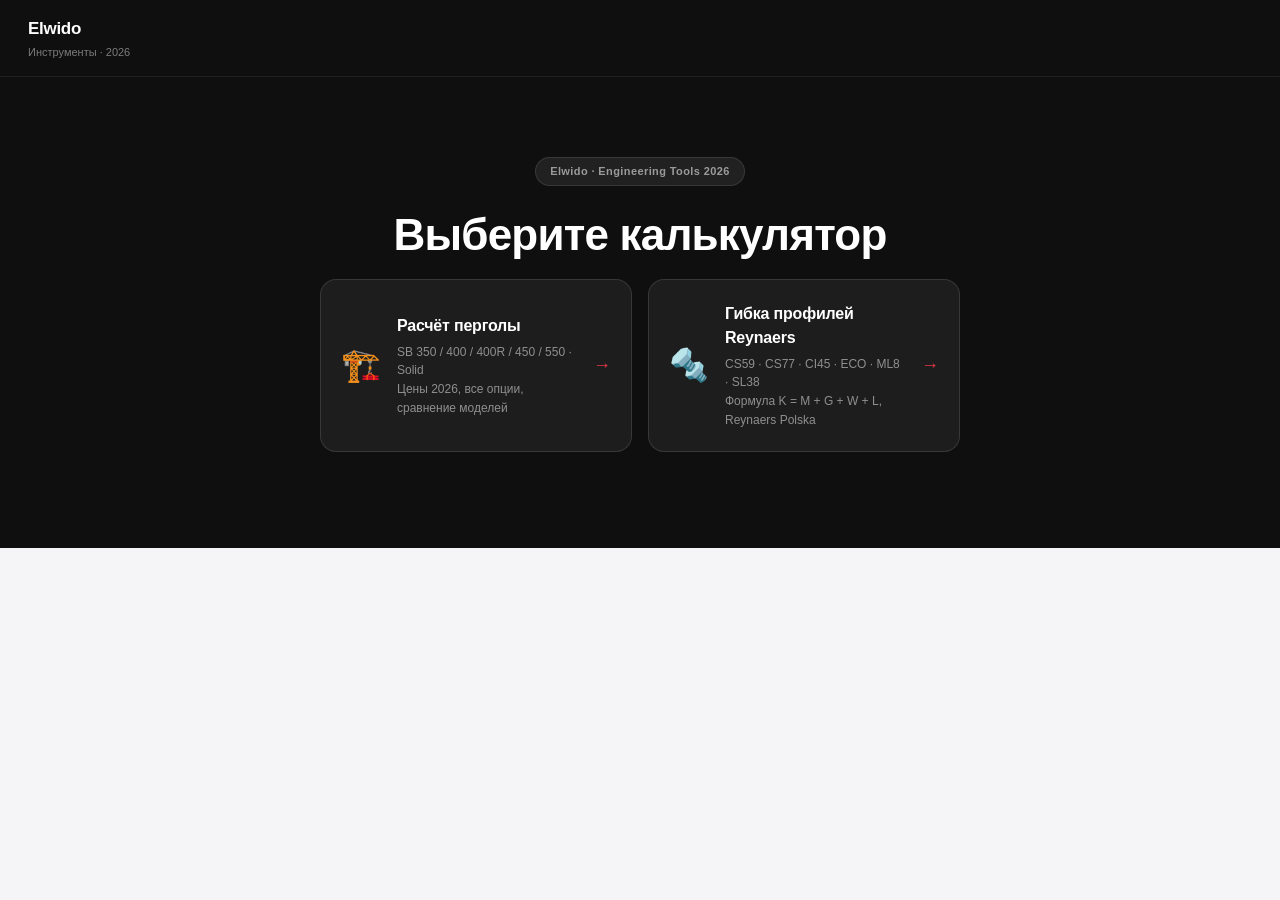
<file: index.html>
<!DOCTYPE html>
<html lang="ru">
<head>
<meta charset="UTF-8">
<meta name="viewport" content="width=device-width, initial-scale=1.0">
<title>Elwido · Инструменты расчёта 2026</title>
<link rel="stylesheet" href="styles.css">
</head>
<body>

<div class="header">
  <div>
    <div class="header-logo">Elwido</div>
    <div class="sub">Инструменты · 2026</div>
  </div>
</div>

<div class="hero">
  <div class="hero-content">
    <div class="hero-badge">Elwido · Engineering Tools 2026</div>
    <h1 class="hero-title">Выберите калькулятор</h1>
    <div class="hero-cards">
      <a href="pergola.html" class="hero-card">
        <div class="hero-card-icon">🏗️</div>
        <div class="hero-card-body">
          <div class="hero-card-title">Расчёт перголы</div>
          <div class="hero-card-desc">SB 350 / 400 / 400R / 450 / 550 · Solid<br>Цены 2026, все опции, сравнение моделей</div>
        </div>
        <div class="hero-card-arrow">→</div>
      </a>
      <a href="bending.html" class="hero-card">
        <div class="hero-card-icon">🔩</div>
        <div class="hero-card-body">
          <div class="hero-card-title">Гибка профилей Reynaers</div>
          <div class="hero-card-desc">CS59 · CS77 · CI45 · ECO · ML8 · SL38<br>Формула K = M + G + W + L, Reynaers Polska</div>
        </div>
        <div class="hero-card-arrow">→</div>
      </a>
    </div>
  </div>
</div>

</body>
</html>
</file>
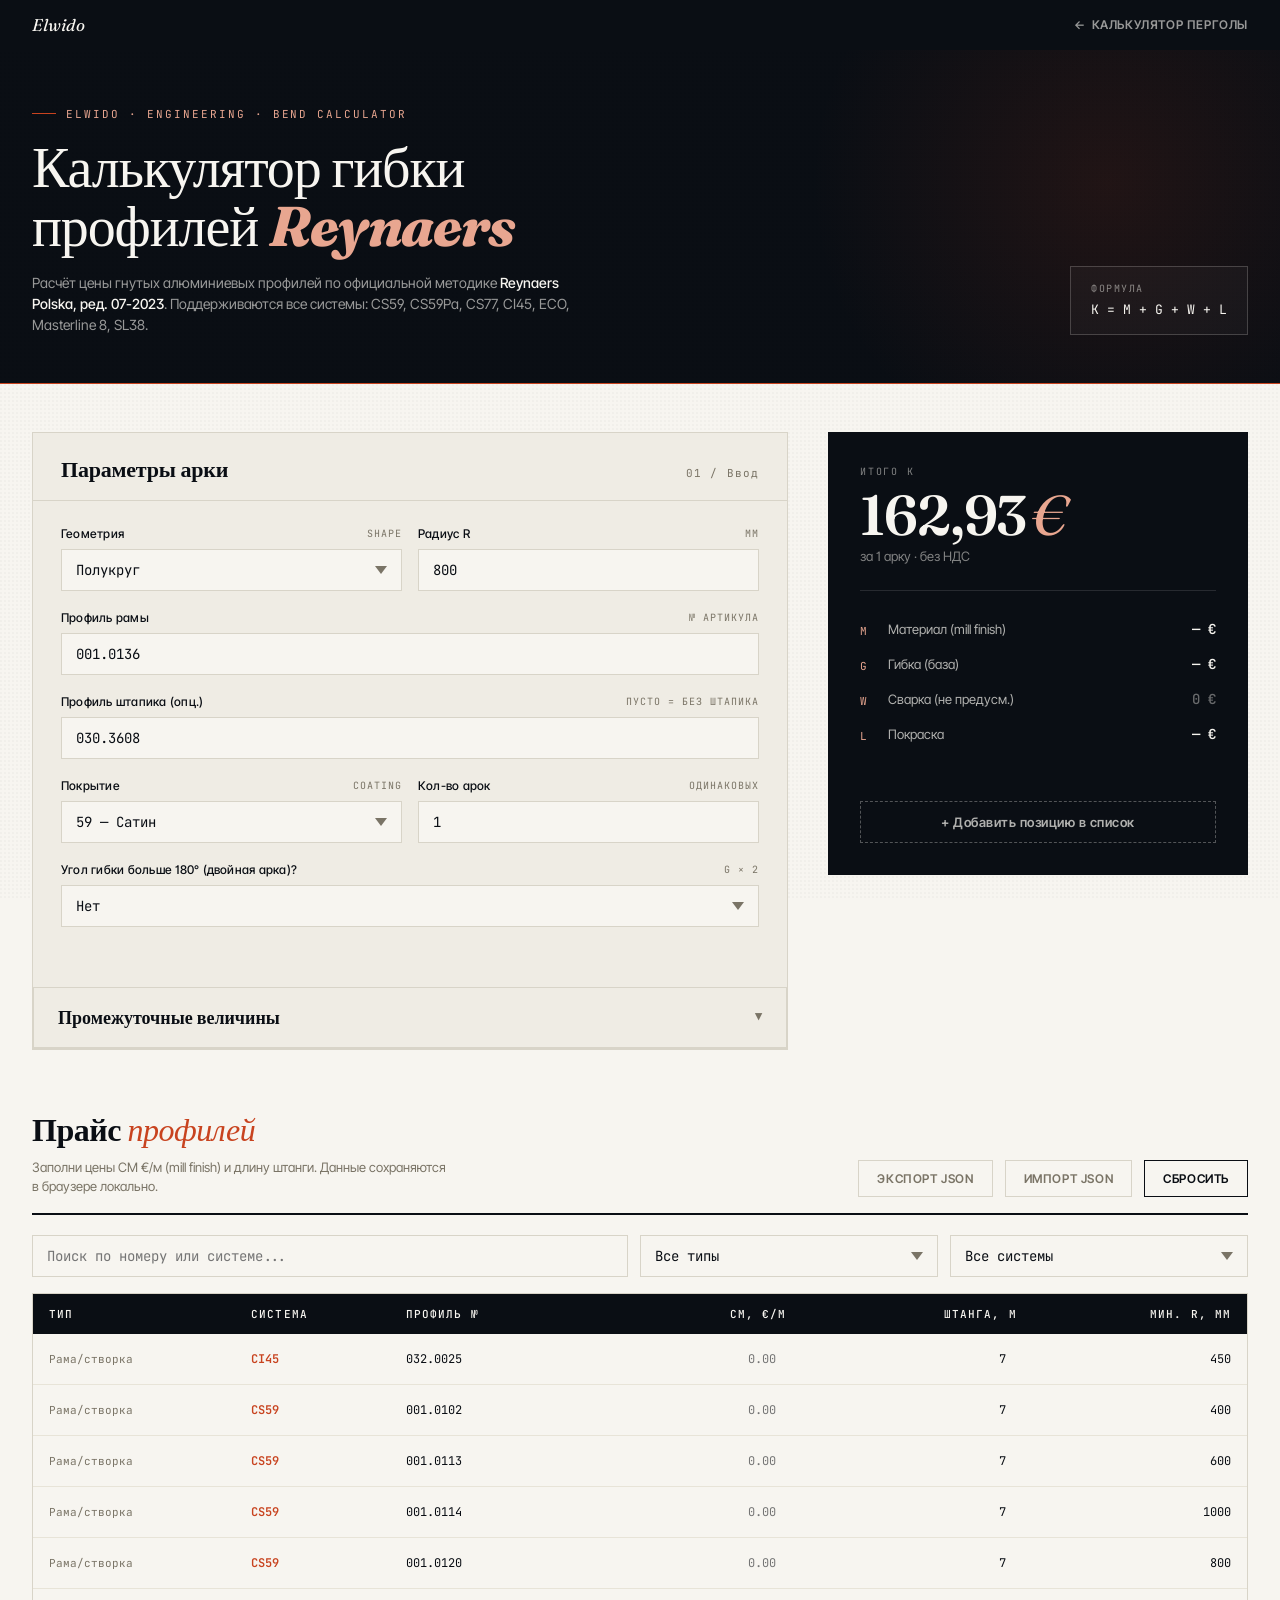
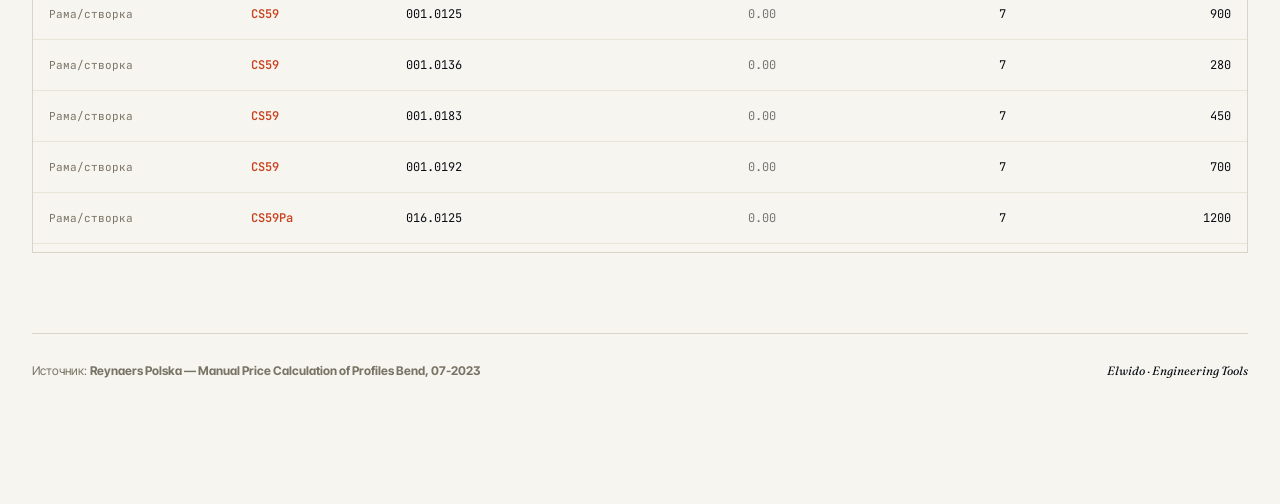
<file: bending.html>
<!DOCTYPE html>
<html lang="ru">
<head>
<meta charset="UTF-8">
<meta name="viewport" content="width=device-width, initial-scale=1.0">
<title>Калькулятор гибки Reynaers — Elwido</title>
<link rel="preconnect" href="https://fonts.googleapis.com">
<link rel="preconnect" href="https://fonts.gstatic.com" crossorigin>
<link href="https://fonts.googleapis.com/css2?family=Fraunces:opsz,wght@9..144,400;9..144,600;9..144,800&family=JetBrains+Mono:wght@400;500;700&family=Inter+Tight:wght@400;500;600;700&display=swap" rel="stylesheet">
<style>
  :root {
    --ink: #0a0e14;
    --ink-soft: #1a1f28;
    --paper: #f7f5f0;
    --paper-warm: #efece4;
    --line: #d8d4c8;
    --line-soft: #e8e4d8;
    --accent: #c8431f;
    --accent-soft: #e8a690;
    --steel: #4a5568;
    --muted: #7a7466;
    --ok: #2d5f3f;
    --warn: #b8521a;
    --err: #8b2914;
    --shadow-sm: 0 1px 2px rgba(10,14,20,.04);
    --shadow-md: 0 2px 8px rgba(10,14,20,.06);
    --font-display: 'Fraunces', Georgia, serif;
    --font-body: 'Inter Tight', system-ui, sans-serif;
    --font-mono: 'JetBrains Mono', 'SF Mono', Consolas, monospace;
  }

  * { box-sizing: border-box; margin: 0; padding: 0; }
  html { scroll-behavior: smooth; }

  body {
    font-family: var(--font-body);
    color: var(--ink);
    background: var(--paper);
    line-height: 1.5;
    font-feature-settings: "ss01", "cv01", "cv11";
    -webkit-font-smoothing: antialiased;
  }

  body::before {
    content: '';
    position: fixed;
    inset: 0;
    background-image: radial-gradient(circle at 1px 1px, rgba(10,14,20,0.025) 1px, transparent 0);
    background-size: 4px 4px;
    pointer-events: none;
    z-index: 1;
  }

  .container {
    max-width: 1280px;
    margin: 0 auto;
    padding: 0 32px;
    position: relative;
    z-index: 2;
  }

  /* ── Top nav ── */
  .topnav {
    background: var(--ink);
    padding: 12px 32px;
    display: flex;
    align-items: center;
    justify-content: space-between;
    position: sticky;
    top: 0;
    z-index: 100;
  }
  .topnav-brand {
    font-family: var(--font-display);
    font-style: italic;
    font-size: 17px;
    color: var(--paper);
    text-decoration: none;
  }
  .topnav-back {
    font-family: var(--font-body);
    font-size: 12px;
    font-weight: 600;
    letter-spacing: 0.05em;
    text-transform: uppercase;
    color: rgba(247,245,240,0.6);
    text-decoration: none;
    display: flex;
    align-items: center;
    gap: 6px;
    transition: color 0.15s;
  }
  .topnav-back:hover { color: var(--paper); }
  .topnav-back::before { content: '←'; }

  /* ── Hero ── */
  .hero {
    background: var(--ink);
    color: var(--paper);
    padding: 56px 0 48px;
    position: relative;
    overflow: hidden;
    border-bottom: 1px solid var(--accent);
  }

  .hero::before {
    content: '';
    position: absolute;
    top: -50%;
    right: -10%;
    width: 600px;
    height: 600px;
    background: radial-gradient(circle, rgba(200,67,31,0.12) 0%, transparent 70%);
    pointer-events: none;
  }

  .hero-grid {
    display: grid;
    grid-template-columns: 1fr auto;
    gap: 32px;
    align-items: end;
    position: relative;
  }

  .eyebrow {
    font-family: var(--font-mono);
    font-size: 11px;
    letter-spacing: 0.18em;
    text-transform: uppercase;
    color: var(--accent-soft);
    margin-bottom: 16px;
    display: flex;
    align-items: center;
    gap: 10px;
  }
  .eyebrow::before {
    content: '';
    display: inline-block;
    width: 24px;
    height: 1px;
    background: var(--accent);
  }

  h1 {
    font-family: var(--font-display);
    font-weight: 400;
    font-size: clamp(36px, 5vw, 56px);
    line-height: 1.05;
    letter-spacing: -0.02em;
    margin-bottom: 16px;
  }
  h1 em {
    font-style: italic;
    font-weight: 800;
    color: var(--accent-soft);
  }

  .hero-meta {
    font-size: 14px;
    color: rgba(247,245,240,0.6);
    max-width: 540px;
  }
  .hero-meta strong { color: var(--paper); font-weight: 500; }

  .formula-badge {
    font-family: var(--font-mono);
    font-size: 13px;
    color: var(--paper);
    border: 1px solid rgba(247,245,240,0.2);
    padding: 14px 20px;
    background: rgba(247,245,240,0.03);
  }
  .formula-badge .label {
    font-size: 10px;
    color: rgba(247,245,240,0.5);
    text-transform: uppercase;
    letter-spacing: 0.15em;
    display: block;
    margin-bottom: 4px;
  }

  /* ── Layout ── */
  main { padding: 48px 0 96px; }

  .layout {
    display: grid;
    grid-template-columns: 1fr 420px;
    gap: 40px;
    align-items: start;
  }

  @media (max-width: 1024px) {
    .layout { grid-template-columns: 1fr; }
    .container { padding: 0 20px; }
    .hero { padding: 40px 0 32px; }
    .hero-grid { grid-template-columns: 1fr; }
    .topnav { padding: 12px 20px; }
  }

  /* ── Panel ── */
  .panel {
    background: var(--paper-warm);
    border: 1px solid var(--line);
  }
  .panel-header {
    padding: 20px 28px 14px;
    border-bottom: 1px solid var(--line);
    display: flex;
    justify-content: space-between;
    align-items: baseline;
  }
  .panel-title {
    font-family: var(--font-display);
    font-size: 22px;
    font-weight: 600;
    letter-spacing: -0.01em;
  }
  .panel-num {
    font-family: var(--font-mono);
    font-size: 11px;
    color: var(--muted);
    letter-spacing: 0.1em;
  }
  .panel-body { padding: 24px 28px 28px; }

  .field-group { display: grid; gap: 18px; }
  .field-row { display: grid; grid-template-columns: 1fr 1fr; gap: 16px; }
  .field { display: flex; flex-direction: column; gap: 6px; }
  .field-full { grid-column: 1 / -1; }

  label {
    font-size: 12px;
    font-weight: 500;
    color: var(--ink);
    letter-spacing: 0.02em;
    display: flex;
    justify-content: space-between;
    align-items: center;
  }
  label .hint {
    font-family: var(--font-mono);
    font-size: 10px;
    color: var(--muted);
    font-weight: 400;
    text-transform: uppercase;
    letter-spacing: 0.1em;
  }

  input[type="text"],
  input[type="number"],
  select {
    font-family: var(--font-mono);
    font-size: 14px;
    padding: 11px 14px;
    border: 1px solid var(--line);
    background: var(--paper);
    color: var(--ink);
    transition: border-color 0.15s, background 0.15s;
    width: 100%;
  }
  input[type="text"]:focus,
  input[type="number"]:focus,
  select:focus {
    outline: none;
    border-color: var(--accent);
    background: #fff;
  }
  select {
    appearance: none;
    background-image: url("data:image/svg+xml,%3Csvg xmlns='http://www.w3.org/2000/svg' width='12' height='8' viewBox='0 0 12 8'%3E%3Cpath fill='%237a7466' d='M6 8L0 0h12z'/%3E%3C/svg%3E");
    background-repeat: no-repeat;
    background-position: right 14px center;
    padding-right: 36px;
  }

  /* ── Result card ── */
  .result-card {
    background: var(--ink);
    color: var(--paper);
    padding: 32px;
    position: sticky;
    top: 60px;
  }
  .result-label {
    font-family: var(--font-mono);
    font-size: 10px;
    letter-spacing: 0.18em;
    text-transform: uppercase;
    color: rgba(247,245,240,0.5);
    margin-bottom: 8px;
  }
  .result-total {
    font-family: var(--font-display);
    font-size: 56px;
    font-weight: 600;
    line-height: 1;
    letter-spacing: -0.02em;
    margin-bottom: 4px;
  }
  .result-total .currency {
    color: var(--accent-soft);
    font-style: italic;
    font-weight: 400;
    margin-left: 4px;
  }
  .result-sub {
    font-size: 13px;
    color: rgba(247,245,240,0.5);
    margin-bottom: 28px;
    padding-bottom: 24px;
    border-bottom: 1px solid rgba(247,245,240,0.12);
  }

  .breakdown { display: grid; gap: 14px; }
  .breakdown-row {
    display: grid;
    grid-template-columns: auto 1fr auto;
    gap: 12px;
    align-items: baseline;
    font-size: 13px;
  }
  .breakdown-letter {
    font-family: var(--font-mono);
    font-size: 11px;
    color: var(--accent-soft);
    width: 16px;
  }
  .breakdown-name { color: rgba(247,245,240,0.7); }
  .breakdown-value {
    font-family: var(--font-mono);
    font-size: 14px;
    color: var(--paper);
    font-weight: 500;
  }
  .breakdown-row.muted .breakdown-value { color: rgba(247,245,240,0.4); }

  /* ── Checks ── */
  .checks { margin-top: 32px; }
  .check {
    display: grid;
    grid-template-columns: auto 1fr;
    gap: 12px;
    padding: 10px 0;
    border-bottom: 1px solid rgba(247,245,240,0.1);
    font-size: 13px;
  }
  .check:last-child { border-bottom: none; }
  .check-icon {
    width: 18px;
    height: 18px;
    border-radius: 50%;
    display: grid;
    place-items: center;
    font-family: var(--font-mono);
    font-size: 11px;
    font-weight: 700;
    flex-shrink: 0;
    margin-top: 1px;
  }
  .check.ok   .check-icon { background: var(--ok);   color: white; }
  .check.warn .check-icon { background: var(--warn);  color: white; }
  .check.err  .check-icon { background: var(--err);   color: white; }
  .check.muted .check-icon { background: rgba(247,245,240,0.15); color: rgba(247,245,240,0.5); }
  .check-text strong {
    display: block;
    font-weight: 500;
    color: var(--paper);
    margin-bottom: 2px;
  }
  .check-text span { color: rgba(247,245,240,0.5); font-size: 12px; }
  .check.err .check-text strong  { color: #f4a090; }
  .check.warn .check-text strong { color: #f0c090; }

  /* ── Intermediate ── */
  .intermediate {
    margin-top: 32px;
    background: var(--paper);
    border: 1px solid var(--line);
  }
  .intermediate-header {
    padding: 16px 24px;
    border-bottom: 1px solid var(--line);
    background: var(--paper-warm);
    display: flex;
    justify-content: space-between;
    align-items: center;
    cursor: pointer;
    user-select: none;
  }
  .intermediate-header:hover { background: #ebe7da; }
  .intermediate-title {
    font-family: var(--font-display);
    font-size: 18px;
    font-weight: 600;
  }
  .toggle-icon {
    font-family: var(--font-mono);
    font-size: 12px;
    color: var(--muted);
    transition: transform 0.2s;
  }
  .intermediate.open .toggle-icon { transform: rotate(180deg); }
  .intermediate-body { display: none; padding: 20px 24px; }
  .intermediate.open .intermediate-body { display: block; }

  .interm-grid {
    display: grid;
    grid-template-columns: repeat(auto-fill, minmax(220px, 1fr));
    gap: 14px 24px;
  }
  .interm-item {
    display: flex;
    justify-content: space-between;
    padding: 8px 0;
    border-bottom: 1px dashed var(--line-soft);
    font-size: 13px;
  }
  .interm-item .name { color: var(--muted); }
  .interm-item .value { font-family: var(--font-mono); font-weight: 500; color: var(--ink); }

  /* ── Price editor ── */
  .price-editor { margin-top: 56px; }
  .section-head {
    display: flex;
    justify-content: space-between;
    align-items: end;
    margin-bottom: 20px;
    padding-bottom: 16px;
    border-bottom: 2px solid var(--ink);
  }
  .section-head h2 {
    font-family: var(--font-display);
    font-size: 32px;
    font-weight: 600;
    letter-spacing: -0.015em;
  }
  .section-head h2 em { font-style: italic; color: var(--accent); font-weight: 400; }
  .section-head p { font-size: 13px; color: var(--muted); max-width: 420px; margin-top: 4px; }

  .price-toolbar { display: flex; gap: 12px; align-items: center; flex-wrap: wrap; }

  .btn {
    font-family: var(--font-body);
    font-size: 12px;
    font-weight: 600;
    letter-spacing: 0.05em;
    text-transform: uppercase;
    padding: 10px 18px;
    border: 1px solid var(--ink);
    background: var(--paper);
    color: var(--ink);
    cursor: pointer;
    transition: all 0.15s;
  }
  .btn:hover { background: var(--ink); color: var(--paper); }
  .btn.primary { background: var(--accent); border-color: var(--accent); color: white; }
  .btn.primary:hover { background: var(--ink); border-color: var(--ink); }
  .btn.ghost { background: transparent; border-color: var(--line); color: var(--muted); }
  .btn.ghost:hover { background: transparent; color: var(--ink); border-color: var(--ink); }

  .filter-bar {
    display: grid;
    grid-template-columns: 2fr 1fr 1fr;
    gap: 12px;
    margin-bottom: 16px;
  }

  .price-table-wrap {
    border: 1px solid var(--line);
    background: var(--paper);
    overflow: auto;
    max-height: 560px;
  }

  table { width: 100%; border-collapse: collapse; font-size: 13px; }
  thead { position: sticky; top: 0; background: var(--ink); color: var(--paper); z-index: 1; }
  th {
    padding: 12px 16px;
    text-align: left;
    font-family: var(--font-mono);
    font-size: 11px;
    text-transform: uppercase;
    letter-spacing: 0.1em;
    font-weight: 500;
  }
  th.num, td.num { text-align: right; }
  tbody tr { border-bottom: 1px solid var(--line-soft); transition: background 0.1s; }
  tbody tr:hover { background: var(--paper-warm); }
  td { padding: 10px 16px; font-family: var(--font-mono); font-size: 12px; }
  td.type { color: var(--muted); font-size: 11px; }
  td.system { font-weight: 600; color: var(--accent); }

  td input[type="number"] {
    font-family: var(--font-mono);
    font-size: 12px;
    padding: 6px 10px;
    border: 1px solid transparent;
    background: transparent;
    text-align: right;
    width: 100px;
    -moz-appearance: textfield;
  }
  td input[type="number"]::-webkit-outer-spin-button,
  td input[type="number"]::-webkit-inner-spin-button { -webkit-appearance: none; margin: 0; }
  td input[type="number"]:focus { border-color: var(--accent); background: white; outline: none; }

  datalist { display: none; }

  /* ── Segment hint diagram ── */
  .segment-hint {
    grid-column: 1 / -1;
    background: var(--paper);
    border: 1px solid var(--line);
    padding: 16px 20px;
    display: flex;
    gap: 20px;
    align-items: center;
  }
  .segment-hint svg { flex-shrink: 0; }
  .segment-hint-text { font-size: 12px; color: var(--muted); line-height: 1.8; }
  .segment-hint-text strong { color: var(--ink); font-weight: 600; }
  @media (max-width: 600px) {
    .segment-hint { flex-direction: column; }
  }

  /* ── Add position button ── */
  .btn-add-pos {
    width: 100%;
    margin-top: 24px;
    padding: 12px;
    background: transparent;
    border: 1.5px dashed rgba(247,245,240,0.3);
    color: rgba(247,245,240,0.7);
    font-family: var(--font-body);
    font-size: 13px;
    font-weight: 600;
    letter-spacing: 0.04em;
    cursor: pointer;
    transition: border-color 0.15s, color 0.15s;
  }
  .btn-add-pos:hover { border-color: var(--accent-soft); color: var(--paper); }

  /* ── Positions section ── */
  .positions-section { margin-top: 40px; }

  .pos-list { border: 1px solid var(--line); background: var(--paper); }

  .pos-row {
    display: grid;
    grid-template-columns: 32px 1fr auto auto;
    gap: 16px;
    align-items: center;
    padding: 14px 20px;
    border-bottom: 1px solid var(--line-soft);
    transition: background 0.1s;
  }
  .pos-row:last-child { border-bottom: none; }
  .pos-row:hover { background: var(--paper-warm); }

  .pos-num {
    font-family: var(--font-mono);
    font-size: 11px;
    font-weight: 700;
    color: var(--muted);
    text-align: center;
    background: var(--line-soft);
    border-radius: 50%;
    width: 24px;
    height: 24px;
    display: grid;
    place-items: center;
  }
  .pos-main {
    font-size: 13px;
    font-weight: 600;
    color: var(--ink);
    margin-bottom: 2px;
  }
  .pos-detail {
    font-family: var(--font-mono);
    font-size: 11px;
    color: var(--muted);
  }
  .pos-price {
    font-family: var(--font-mono);
    font-size: 14px;
    font-weight: 700;
    color: var(--accent);
    white-space: nowrap;
  }
  .pos-actions { display: flex; gap: 6px; }
  .pos-btn {
    background: none;
    border: 1px solid var(--line);
    padding: 5px 8px;
    cursor: pointer;
    font-size: 13px;
    transition: background 0.12s;
    border-radius: 4px;
  }
  .pos-btn:hover { background: var(--paper-warm); border-color: #bbb; }
  .pos-btn.delete:hover { background: #fff0ee; border-color: var(--accent); }

  .pos-total-row {
    display: flex;
    justify-content: space-between;
    align-items: center;
    padding: 14px 20px;
    background: var(--ink);
    color: var(--paper);
    font-size: 14px;
    font-weight: 600;
  }
  .pos-total-sum {
    font-family: var(--font-mono);
    font-size: 18px;
    color: var(--accent-soft);
  }

  /* ── Footer ── */
  footer {
    border-top: 1px solid var(--line);
    padding: 28px 0;
    margin-top: 80px;
    color: var(--muted);
    font-size: 12px;
    display: flex;
    justify-content: space-between;
    flex-wrap: wrap;
    gap: 12px;
  }
  footer .brand { font-family: var(--font-display); font-style: italic; color: var(--ink); }

  @keyframes fadeUp {
    from { opacity: 0; transform: translateY(8px); }
    to   { opacity: 1; transform: translateY(0); }
  }
  .animate { animation: fadeUp 0.4s ease-out backwards; }
  .animate:nth-child(1) { animation-delay: 0.05s; }
  .animate:nth-child(2) { animation-delay: 0.1s; }

  @media print {
    .topnav, .hero, .price-editor, .intermediate-header { display: none; }
    body { background: white; }
    .result-card { background: white; color: var(--ink); border: 2px solid var(--ink); }
    .result-card .breakdown-name { color: var(--ink); }
    .check-text strong { color: var(--ink) !important; }
  }
</style>
</head>
<body>

<nav class="topnav">
  <a href="index.html" class="topnav-brand">Elwido</a>
  <a href="index.html" class="topnav-back">Калькулятор перголы</a>
</nav>

<header class="hero">
  <div class="container">
    <div class="hero-grid">
      <div>
        <div class="eyebrow">Elwido · Engineering · Bend Calculator</div>
        <h1>Калькулятор гибки<br>профилей <em>Reynaers</em></h1>
        <p class="hero-meta">
          Расчёт цены гнутых алюминиевых профилей по официальной методике
          <strong>Reynaers Polska, ред. 07-2023</strong>. Поддерживаются все системы:
          CS59, CS59Pa, CS77, CI45, ECO, Masterline 8, SL38.
        </p>
      </div>
      <div class="formula-badge">
        <span class="label">Формула</span>
        K = M + G + W + L
      </div>
    </div>
  </div>
</header>

<main>
  <div class="container">

    <div class="layout">

      <!-- ВВОД -->
      <section class="panel animate">
        <div class="panel-header">
          <div class="panel-title">Параметры арки</div>
          <div class="panel-num">01 / Ввод</div>
        </div>

        <div class="panel-body">
          <div class="field-group">

            <div class="field-row">
              <div class="field">
                <label>Геометрия <span class="hint">Shape</span></label>
                <select id="geometry">
                  <option value="halfcircle">Полукруг</option>
                  <option value="circle">Круг (полное окно)</option>
                  <option value="segment">Сегмент</option>
                </select>
              </div>
              <div class="field">
                <label>Радиус R <span class="hint">мм</span></label>
                <input type="number" id="radius" value="800" min="0" step="10">
              </div>
            </div>

            <div class="field-row" id="segment-fields" style="display:none">
              <div class="field">
                <label>Хорда B <span class="hint">мм · сегмент</span></label>
                <input type="number" id="chord" value="0" min="0" step="10">
              </div>
              <div class="field">
                <label>Стрела H <span class="hint">мм · сегмент</span></label>
                <input type="number" id="sagitta" value="0" min="0" step="10">
              </div>
            </div>

            <div class="segment-hint field-full" id="segment-hint" style="display:none">
              <svg width="180" height="130" viewBox="0 0 180 130" xmlns="http://www.w3.org/2000/svg">
                <!-- arc -->
                <path d="M 21 88 A 80 80 0 0 1 159 88" fill="none" stroke="#c8431f" stroke-width="2.5" stroke-linecap="round"/>
                <!-- chord B -->
                <line x1="21" y1="88" x2="159" y2="88" stroke="#4a5568" stroke-width="1.5" stroke-dasharray="6,4"/>
                <!-- sagitta H -->
                <line x1="90" y1="88" x2="90" y2="10" stroke="#2d5f3f" stroke-width="1.5" stroke-dasharray="6,4"/>
                <!-- radius R -->
                <line x1="90" y1="168" x2="159" y2="88" stroke="#7a7466" stroke-width="1" stroke-dasharray="4,4"/>
                <!-- center point -->
                <circle cx="90" cy="168" r="3" fill="#7a7466"/>
                <!-- endpoints -->
                <circle cx="21" cy="88" r="3" fill="#4a5568"/>
                <circle cx="159" cy="88" r="3" fill="#4a5568"/>
                <circle cx="90" cy="10" r="3" fill="#c8431f"/>
                <!-- midpoint of chord -->
                <circle cx="90" cy="88" r="3" fill="#2d5f3f"/>
                <!-- label B -->
                <text x="90" y="108" text-anchor="middle" font-size="13" font-weight="700" fill="#4a5568" font-family="sans-serif">B</text>
                <!-- label H -->
                <text x="104" y="53" text-anchor="start" font-size="13" font-weight="700" fill="#2d5f3f" font-family="sans-serif">H</text>
                <!-- label R -->
                <text x="134" y="138" text-anchor="start" font-size="11" fill="#7a7466" font-family="sans-serif">R</text>
              </svg>
              <div class="segment-hint-text">
                <div><strong>B — Хорда</strong> — ширина проёма по прямой (горизонталь)</div>
                <div><strong>H — Стрела</strong> — высота дуги от хорды до вершины арки</div>
                <div><strong>R — Радиус</strong> — вычисляется автоматически: R = (B²/4 + H²) / (2H)</div>
              </div>
            </div>

            <div class="field field-full">
              <label>Профиль рамы <span class="hint">№ артикула</span></label>
              <input type="text" id="profile-frame" list="profile-list" value="001.0136" placeholder="например, 001.0136">
            </div>

            <div class="field field-full">
              <label>Профиль штапика (опц.) <span class="hint">пусто = без штапика</span></label>
              <input type="text" id="profile-bead" list="profile-list" value="030.3608" placeholder="например, 030.3608">
              <datalist id="profile-list"></datalist>
            </div>

            <div class="field-row">
              <div class="field">
                <label>Покрытие <span class="hint">Coating</span></label>
                <select id="color"></select>
              </div>
              <div class="field">
                <label>Кол-во арок <span class="hint">одинаковых</span></label>
                <input type="number" id="quantity" value="1" min="1" step="1">
              </div>
            </div>

            <div class="field field-full">
              <label>Угол гибки больше 180° (двойная арка)? <span class="hint">G × 2</span></label>
              <select id="big-angle">
                <option value="no">Нет</option>
                <option value="yes">Да — двойная цена гибки</option>
              </select>
            </div>

          </div>
        </div>

        <!-- ПРОМЕЖУТОЧНЫЕ -->
        <div class="intermediate" id="intermediate">
          <div class="intermediate-header" onclick="document.getElementById('intermediate').classList.toggle('open')">
            <div class="intermediate-title">Промежуточные величины</div>
            <span class="toggle-icon">▼</span>
          </div>
          <div class="intermediate-body">
            <div class="interm-grid" id="interm-grid"></div>
          </div>
        </div>

      </section>

      <!-- РЕЗУЛЬТАТ -->
      <aside>
        <div class="result-card animate">
          <div class="result-label">Итого K</div>
          <div class="result-total"><span id="total-value">—</span><span class="currency">€</span></div>
          <div class="result-sub">за <span id="total-arches">1</span> арку · без НДС</div>

          <div class="breakdown">
            <div class="breakdown-row">
              <span class="breakdown-letter">M</span>
              <span class="breakdown-name">Материал (mill finish)</span>
              <span class="breakdown-value" id="bd-m">— €</span>
            </div>
            <div class="breakdown-row">
              <span class="breakdown-letter">G</span>
              <span class="breakdown-name">Гибка (база)</span>
              <span class="breakdown-value" id="bd-g">— €</span>
            </div>
            <div class="breakdown-row" id="bd-surcharge-row" style="display:none">
              <span class="breakdown-letter">+</span>
              <span class="breakdown-name">Надбавка за комплект</span>
              <span class="breakdown-value" id="bd-surcharge">— €</span>
            </div>
            <div class="breakdown-row muted">
              <span class="breakdown-letter">W</span>
              <span class="breakdown-name">Сварка (не предусм.)</span>
              <span class="breakdown-value">0 €</span>
            </div>
            <div class="breakdown-row">
              <span class="breakdown-letter">L</span>
              <span class="breakdown-name">Покраска</span>
              <span class="breakdown-value" id="bd-l">— €</span>
            </div>
          </div>

          <div class="checks" id="checks"></div>
          <button class="btn-add-pos" onclick="addPosition()">+ Добавить позицию в список</button>
        </div>
      </aside>

    </div>

    <!-- СПИСОК ПОЗИЦИЙ -->
    <section class="positions-section" id="positions-section" style="display:none">
      <div class="section-head">
        <div>
          <h2>Список <em>позиций</em></h2>
          <p>Добавленные позиции для расчёта заказа. Итог — сумма всех позиций.</p>
        </div>
        <button class="btn ghost" onclick="clearPositions()">Очистить список</button>
      </div>
      <div class="pos-list" id="pos-list"></div>
      <div id="pos-total"></div>
    </section>

    <!-- ПРАЙС-РЕДАКТОР -->
    <section class="price-editor">
      <div class="section-head">
        <div>
          <h2>Прайс <em>профилей</em></h2>
          <p>Заполни цены CM €/м (mill finish) и длину штанги. Данные сохраняются в браузере локально.</p>
        </div>
        <div class="price-toolbar">
          <button class="btn ghost" onclick="exportPrices()">Экспорт JSON</button>
          <button class="btn ghost" onclick="document.getElementById('import-file').click()">Импорт JSON</button>
          <input type="file" id="import-file" accept=".json" style="display:none" onchange="importPrices(event)">
          <button class="btn" onclick="resetPrices()">Сбросить</button>
        </div>
      </div>

      <div class="filter-bar">
        <input type="text" id="filter-search" placeholder="Поиск по номеру или системе...">
        <select id="filter-type">
          <option value="">Все типы</option>
          <option value="frame">Рама/импост/створка</option>
          <option value="door">Дверь</option>
          <option value="bead">Штапик/доп.</option>
          <option value="lprofile">L-профиль/труба</option>
        </select>
        <select id="filter-system">
          <option value="">Все системы</option>
        </select>
      </div>

      <div class="price-table-wrap">
        <table>
          <thead>
            <tr>
              <th>Тип</th>
              <th>Система</th>
              <th>Профиль №</th>
              <th class="num">CM, €/м</th>
              <th class="num">Штанга, м</th>
              <th class="num">Мин. R, мм</th>
            </tr>
          </thead>
          <tbody id="price-tbody"></tbody>
        </table>
      </div>
    </section>

  </div>

  <div class="container">
    <footer>
      <div>
        Источник: <strong>Reynaers Polska — Manual Price Calculation of Profiles Bend, 07-2023</strong>
      </div>
      <div class="brand">Elwido · Engineering Tools</div>
    </footer>
  </div>
</main>

<script>
/* ============================================================================
   ДАННЫЕ (Reynaers Polska, 07-2023)
   ============================================================================ */

const MIN_RADII = {
  "032.0025":450,"001.0102":400,"001.0113":600,"001.0114":1000,
  "001.0120":800,"001.0125":900,"001.0136":280,"001.0183":450,
  "001.0192":700,"016.0125":1200,"016.0136":400,"016.0183":850,
  "008.0183":600,"008.0525":1100,"008.3102":400,"008.3113":600,
  "008.3120":500,"008.3125":1100,"008.3136":400,"008.3183":450,
  "008.3192":700,"008.3483":450,"003.0002":300,"003.0016":350,
  "408.0102":400,"408.0113":500,"408.0120":500,"408.0125":800,
  "408.0136":300,"408.0160":800,"408.0183":400,"408.0192":800,
  "408.0283":400,"408.0902":500,
  "403.0036":270,"403.0039":300,"403.0083":400,"403.0102":300,
  "403.0136":300,"403.0183":400,"403.0192":600,"403.0202":300,
  "403.0236":400,"403.0302":300,"403.0336":400,"403.0392":600,
  "032.0898":800,"001.0869":1000,"001.0898":1000,"001.1014":1200,
  "001.1026":1200,"016.0014":1500,"016.0026":1500,"016.0614":1300,
  "016.0636":600,"016.0898":1000,"008.0016":1200,"008.0414":1000,
  "008.0469":1000,"008.0598":1000,"008.1898":800,"008.2026":1000,
  "408.0014":1200,"408.0026":1200,"408.0469":800,"408.0498":800,
  "408.1334":1200,"403.0598":400,"403.1026":1000,"403.2014":1000,
  "002.0678":300,"002.0679":300,"002.0680":300,"002.0681":300,
  "002.0682":300,"004.3399":270,"030.3717":270,"032.0600":270,
  "032.0601":270,"032.0603":270,"030.3705":300,"030.3709":300,
  "032.0028":0,"032.0604":0,
  "008.0226":300,"008.1029":500,"001.0201":270,
  "030.1050":300,"030.1051":300,"030.3196":300,"030.3200":300,
  "030.3606":300,"030.3607":300,"030.3608":300,"030.3609":300,
  "030.3610":300,"030.3611":300,"030.3612":300,"030.3613":300,
  "030.3614":300,"030.3615":300,"030.3616":300,"030.3626":300,
  "030.3627":300,"030.3628":300,"030.3629":300,"030.3630":300,
  "030.3631":300,"030.3632":300,"030.3634":300,
  "130.3645":300,"130.3646":300,"408.0894":400,
  "002.0609":300,"002.0673":300,"002.0674":300,"002.0675":300,
  "002.0683":300,"002.0686":300,"002.0687":300,"002.0688":300,
  "002.1676":300,"002.1677":300,"002.2704":300,
  "403.0256":800,"403.0356":500,"403.0050":300,"403.0150":300,
  "403.0703":300,"403.0603":300,
  "0A5.0504":350,"0L2.0202":500,"0L4.0202":800,"0L5.0252":800,
};

const BENDING_PRICES = {
  "004.3399":[19,26,null,null,null],
  "032.0028":[19,26,null,null,null],
  "032.0600":[19,26,null,null,null],
  "032.0601":[19,26,null,null,null],
  "032.0603":[19,26,null,null,null],
  "032.0604":[19,26,null,null,null],
  "032.0025":[56,78,96,115,137],
  "032.0898":[93,130,167,null,null],
  "001.0102":[67,89,null,null,null],
  "001.0113":[67,89,111,134,null],
  "001.0114":[74,104,130,148,null],
  "001.0120":[74,104,130,148,null],
  "001.0125":[74,104,130,148,null],
  "001.0136":[56,78,96,115,null],
  "001.0183":[67,93,111,134,null],
  "001.0192":[74,null,null,null,null],
  "001.0869":[93,111,null,null,null],
  "001.0898":[93,111,null,null,null],
  "001.1014":[93,null,null,null,null],
  "001.1026":[93,null,null,null,null],
  "016.0014":[111,null,null,null,null],
  "016.0026":[111,null,null,null,null],
  "016.0125":[93,130,null,null,null],
  "016.0136":[67,93,111,null,null],
  "016.0183":[74,99,130,null,null],
  "016.0614":[111,null,null,null,null],
  "016.0636":[67,93,null,null,null],
  "016.0898":[93,130,null,null,null],
  "008.0016":[93,130,null,null,null],
  "008.3120":[74,99,126,148,null],
  "008.0183":[67,93,111,134,148],
  "008.0226":[22,30,null,null,null],
  "008.0414":[93,130,null,null,null],
  "008.0469":[93,130,167,null,null],
  "008.0525":[74,99,126,148,167],
  "008.0598":[93,130,167,null,null],
  "008.1029":[19,26,null,null,null],
  "008.1898":[93,130,167,null,null],
  "008.2026":[93,null,null,null,null],
  "008.3102":[67,93,null,null,null],
  "008.3113":[67,93,111,134,null],
  "008.3125":[74,99,126,148,null],
  "008.3136":[56,78,96,115,137],
  "008.3183":[67,93,111,134,148],
  "008.3483":[93,130,null,null,null],
  "008.3192":[74,null,null,null,null],
  "003.0002":[56,null,null,null,null],
  "003.0016":[56,78,96,115,null],
  "030.3705":[26,null,null,null,null],
  "030.3709":[26,null,null,null,null],
  "030.3717":[30,null,null,null,null],
  "001.0201":[30,null,null,null,null],
  "030.1050":[19,26,null,null,null],
  "030.1051":[19,26,null,null,null],
  "030.3196":[22,null,null,null,null],
  "030.3200":[19,26,null,null,null],
  "030.3606":[26,null,null,null,null],
  "030.3607":[22,26,null,null,null],
  "030.3608":[19,26,null,null,null],
  "030.3609":[19,26,null,null,null],
  "030.3610":[19,26,null,null,null],
  "030.3611":[19,26,null,null,null],
  "030.3612":[19,26,null,null,null],
  "030.3613":[19,26,null,null,null],
  "030.3614":[19,26,null,null,null],
  "030.3615":[22,26,null,null,null],
  "030.3616":[22,26,null,null,null],
  "030.3626":[30,null,null,null,null],
  "030.3627":[30,null,null,null,null],
  "030.3628":[30,null,null,null,null],
  "030.3629":[30,null,null,null,null],
  "030.3630":[30,null,null,null,null],
  "030.3631":[30,null,null,null,null],
  "030.3632":[30,null,null,null,null],
  "030.3634":[30,null,null,null,null],
  "130.3645":[26,null,null,null,null],
  "130.3646":[26,null,null,null,null],
  "408.0014":[104,null,null,null,null],
  "408.0026":[104,null,null,null,null],
  "408.0102":[74,null,null,null,null],
  "408.0120":[74,104,134,null,null],
  "408.0125":[93,117,141,null,null],
  "408.0136":[56,78,96,115,null],
  "408.0183":[67,89,111,134,null],
  "408.0113":[74,104,134,null,null],
  "408.1334":[104,null,null,null,null],
  "408.0283":[67,89,111,134,null],
  "408.0160":[93,117,141,null,null],
  "408.0192":[93,null,null,null,null],
  "408.0469":[93,130,null,null,null],
  "408.0498":[93,130,null,null,null],
  "408.0894":[56,78,96,115,null],
  "408.0902":[93,null,null,null,null],
  "002.0609":[19,26,null,null,null],
  "002.0673":[19,26,null,null,null],
  "002.0674":[19,26,null,null,null],
  "002.0675":[19,26,null,null,null],
  "002.0678":[19,26,null,null,null],
  "002.0679":[19,26,null,null,null],
  "002.0680":[19,26,null,null,null],
  "002.0681":[19,26,null,null,null],
  "002.0682":[19,26,null,null,null],
  "002.0683":[19,26,null,null,null],
  "002.0686":[22,26,null,null,null],
  "002.0687":[19,26,null,null,null],
  "002.0688":[22,26,null,null,null],
  "002.1676":[26,null,null,null,null],
  "002.1677":[26,null,null,null,null],
  "002.2704":[22,30,null,null,null],
  "403.0036":[56,78,96,null,null],
  "403.0039":[56,78,96,null,null],
  "403.0083":[74,104,134,null,null],
  "403.0392":[93,null,null,null,null],
  "403.0102":[67,null,null,null,null],
  "403.0136":[56,78,96,null,null],
  "403.0183":[74,104,134,null,null],
  "403.0192":[93,null,null,null,null],
  "403.0202":[67,null,null,null,null],
  "403.0236":[56,78,96,null,null],
  "403.0256":[74,111,null,null,null],
  "403.0302":[67,null,null,null,null],
  "403.0336":[74,104,134,null,null],
  "403.0356":[74,104,134,null,null],
  "403.0598":[74,104,null,null,null],
  "403.1026":[93,null,null,null,null],
  "403.2014":[93,111,null,null,null],
  "0A5.0504":[56,78,96,null,null],
  "0L2.0202":[26,37,56,null,null],
  "0L4.0202":[37,56,74,null,null],
  "0L5.0252":[56,78,96,null,null],
  "403.0050":[19,26,null,null,null],
  "403.0150":[19,26,null,null,null],
  "403.0703":[19,26,null,null,null],
  "403.0603":[19,26,null,null,null],
};

const CATALOG = [
  ["frame","CI45","032.0025"],
  ["frame","CS59","001.0102"],["frame","CS59","001.0113"],["frame","CS59","001.0114"],
  ["frame","CS59","001.0120"],["frame","CS59","001.0125"],["frame","CS59","001.0136"],
  ["frame","CS59","001.0183"],["frame","CS59","001.0192"],
  ["frame","CS59Pa","016.0125"],["frame","CS59Pa","016.0136"],["frame","CS59Pa","016.0183"],
  ["frame","CS77","008.0183"],["frame","CS77","008.0525"],["frame","CS77","008.3102"],
  ["frame","CS77","008.3113"],["frame","CS77","008.3120"],["frame","CS77","008.3125"],
  ["frame","CS77","008.3136"],["frame","CS77","008.3183"],["frame","CS77","008.3192"],
  ["frame","CS77","008.3483"],
  ["frame","ECO","003.0002"],["frame","ECO","003.0016"],
  ["frame","ML8","408.0102"],["frame","ML8","408.0113"],["frame","ML8","408.0120"],
  ["frame","ML8","408.0125"],["frame","ML8","408.0136"],["frame","ML8","408.0160"],
  ["frame","ML8","408.0183"],["frame","ML8","408.0192"],["frame","ML8","408.0283"],
  ["frame","ML8","408.0902"],
  ["frame","SL38","403.0036"],["frame","SL38","403.0039"],["frame","SL38","403.0083"],
  ["frame","SL38","403.0102"],["frame","SL38","403.0136"],["frame","SL38","403.0183"],
  ["frame","SL38","403.0192"],["frame","SL38","403.0202"],["frame","SL38","403.0236"],
  ["frame","SL38","403.0302"],["frame","SL38","403.0336"],["frame","SL38","403.0392"],
  ["door","CI45","032.0898"],
  ["door","CS59","001.0869"],["door","CS59","001.0898"],["door","CS59","001.1014"],["door","CS59","001.1026"],
  ["door","CS59Pa","016.0014"],["door","CS59Pa","016.0026"],["door","CS59Pa","016.0614"],
  ["door","CS59Pa","016.0636"],["door","CS59Pa","016.0898"],
  ["door","CS77","008.0016"],["door","CS77","008.0414"],["door","CS77","008.0469"],
  ["door","CS77","008.0598"],["door","CS77","008.1898"],["door","CS77","008.2026"],
  ["door","ML8","408.0014"],["door","ML8","408.0026"],["door","ML8","408.0469"],
  ["door","ML8","408.0498"],["door","ML8","408.1334"],
  ["door","SL38","403.0598"],["door","SL38","403.1026"],["door","SL38","403.2014"],
  ["bead","GENERAL","002.0678"],["bead","GENERAL","002.0679"],["bead","GENERAL","002.0680"],
  ["bead","GENERAL","002.0681"],["bead","GENERAL","002.0682"],
  ["bead","CI45","004.3399"],
  ["bead","ECO","030.3717"],["bead","ECO","030.3705"],["bead","ECO","030.3709"],
  ["bead","CI45","032.0600"],["bead","CI45","032.0601"],["bead","CI45","032.0603"],
  ["bead","CI45","032.0028"],["bead","CI45","032.0604"],
  ["bead","CS77","008.0226"],["bead","CS77","008.1029"],
  ["bead","CS59","001.0201"],
  ["bead","GENERAL","030.1050"],["bead","GENERAL","030.1051"],
  ["bead","GENERAL","030.3196"],["bead","GENERAL","030.3200"],
  ["bead","GENERAL","030.3606"],["bead","GENERAL","030.3607"],
  ["bead","GENERAL","030.3608"],["bead","GENERAL","030.3609"],
  ["bead","GENERAL","030.3610"],["bead","GENERAL","030.3611"],
  ["bead","GENERAL","030.3612"],["bead","GENERAL","030.3613"],
  ["bead","GENERAL","030.3614"],["bead","GENERAL","030.3615"],
  ["bead","GENERAL","030.3616"],["bead","GENERAL","030.3626"],
  ["bead","GENERAL","030.3627"],["bead","GENERAL","030.3628"],
  ["bead","GENERAL","030.3629"],["bead","GENERAL","030.3630"],
  ["bead","GENERAL","030.3631"],["bead","GENERAL","030.3632"],
  ["bead","GENERAL","030.3634"],
  ["bead","GENERAL","130.3645"],["bead","GENERAL","130.3646"],
  ["bead","ML8","408.0894"],
  ["bead","SL38","002.0609"],["bead","SL38","002.0673"],["bead","SL38","002.0674"],
  ["bead","SL38","002.0675"],["bead","SL38","002.0683"],["bead","SL38","002.0686"],
  ["bead","SL38","002.0687"],["bead","SL38","002.0688"],
  ["bead","SL38","002.1676"],["bead","SL38","002.1677"],["bead","SL38","002.2704"],
  ["bead","SL38","403.0256"],["bead","SL38","403.0356"],
  ["bead","SL38","403.0050"],["bead","SL38","403.0150"],
  ["bead","SL38","403.0703"],["bead","SL38","403.0603"],
  ["lprofile","STANDARD","0A5.0504"],
  ["lprofile","STANDARD","0L2.0202"],
  ["lprofile","STANDARD","0L4.0202"],
  ["lprofile","STANDARD","0L5.0252"],
];

const TYPE_LABELS = { frame:"Рама/створка", door:"Дверь", bead:"Штапик", lprofile:"L-профиль" };

const COLORS = [
  ["00 — Mill finish (без покраски)", 0],
  ["49 — Coatex", 5.88],
  ["45 — Coatex (Seaside A)", 6.86],
  ["51 — Стандартная покраска", 5.86],
  ["59 — Сатин", 5.88],
  ["55 — Сатин (Seaside A)", 6.86],
  ["79 — Матовая", 5.88],
  ["75 — Матовая (Seaside A)", 6.86],
  ["99 — Металлик", 5.88],
  ["PR (P04)", 8.14],
  ["PR (P04) + Seaside A", 9.12],
  ["PR (P06)", 7.34],
  ["PR (P06) + Seaside A", 8.32],
  ["PR (P07)", 9.20],
  ["PR (P07) + Seaside A", 10.18],
  ["PR (P09)", 12.98],
  ["PR (P09) + Seaside A", 13.96],
];

/* ============================================================================
   ХРАНИЛИЩЕ
   ============================================================================ */
const STORAGE_KEY = "elwido_reynaers_prices_v1";

function loadPrices() {
  try { const r = localStorage.getItem(STORAGE_KEY); return r ? JSON.parse(r) : {}; }
  catch { return {}; }
}
function savePrices(p) { localStorage.setItem(STORAGE_KEY, JSON.stringify(p)); }

let prices = loadPrices();
function getCM(num)     { return prices[num]?.cm     || 0; }
function getLength(num) { return prices[num]?.length || 7; }

/* ============================================================================
   РАСЧЁТ
   ============================================================================ */
function calc() {
  const geometry  = document.getElementById("geometry").value;
  const R         = parseFloat(document.getElementById("radius").value)   || 0;
  const B         = parseFloat(document.getElementById("chord").value)    || 0;
  const H         = parseFloat(document.getElementById("sagitta").value)  || 0;
  const profFrame = document.getElementById("profile-frame").value.trim();
  const profBead  = document.getElementById("profile-bead").value.trim();
  const colorIdx  = parseInt(document.getElementById("color").value);
  const qty       = Math.max(1, parseInt(document.getElementById("quantity").value) || 1);
  const bigAngle  = document.getElementById("big-angle").value === "yes";
  const WL        = COLORS[colorIdx][1];

  // DR
  let DR_mm = 0;
  if (geometry === "circle" || geometry === "halfcircle") {
    DR_mm = Math.PI * R;
  } else if (geometry === "segment" && R > 0 && B > 0 && B <= 2 * R) {
    DR_mm = R * 2 * Math.asin(B / (2 * R));
  }
  const DR_m  = DR_mm / 1000;
  const DG_mm = DR_mm + 600;

  function calcDS(profileNum) {
    const len = getLength(profileNum);
    if (!len) return 0;
    return DG_mm / 1000 <= len / 2 ? len / 2 : len;
  }
  const DS_frame = calcDS(profFrame);
  const DS_bead  = profBead ? calcDS(profBead) : 0;

  // Диапазон DR
  let bandIdx = -1;
  if      (DR_m <= 2)   bandIdx = 0;
  else if (DR_m <= 3.5) bandIdx = 1;
  else if (DR_m <= 4.5) bandIdx = 2;
  else if (DR_m <= 5.5) bandIdx = 3;
  else if (DR_m <= 6.5) bandIdx = 4;

  function getBendPrice(profileNum) {
    if (!profileNum || bandIdx < 0) return 0;
    const row = BENDING_PRICES[profileNum];
    if (!row) return 0;
    return row[bandIdx] || 0;
  }

  const G_frame_unit = getBendPrice(profFrame);
  const G_bead_unit  = profBead ? getBendPrice(profBead) : 0;

  // M — материал
  const circleMul = geometry === "circle" ? 2 : 1;
  const M = circleMul * (getCM(profFrame) * DS_frame + getCM(profBead) * DS_bead);

  // G — гибка
  const angleMul = bigAngle ? 2 : 1;
  const G_base   = (G_frame_unit + G_bead_unit) * circleMul * angleMul;

  // Надбавка за комплект
  let surcharge = 0;
  if (profBead && qty === 1 && geometry !== "circle") {
    surcharge += G_frame_unit >= 56 ? 30 : 12;
    surcharge += G_bead_unit  >= 56 ? 30 : 12;
  }

  // L — покраска
  let B1 = 0, H1 = 0;
  if (geometry === "circle" || geometry === "halfcircle") {
    B1 = (2 * R) / 1000;
    H1 = R / 1000 + 0.1;
  } else if (geometry === "segment") {
    B1 = B / 1000 + 0.2;
    H1 = H / 1000 + 0.1;
  }
  H1 = Math.max(0.25, H1);
  const beadMul = profBead ? 2 : 1;
  const L_one   = circleMul * beadMul * B1 * H1 * WL;

  const W     = 0;
  const K_one   = M + G_base + W + L_one;
  const K_total = K_one * qty + surcharge;

  // Проверки
  const checks = [];
  const minR_frame = MIN_RADII[profFrame];
  const minR_bead  = profBead ? MIN_RADII[profBead] : null;

  if (R > 0 && minR_frame !== undefined && minR_frame > 0) {
    if (R >= minR_frame) {
      checks.push({status:"ok",   title:"Радиус ≥ мин. для рамы",       note:`${minR_frame} мм минимум`});
    } else {
      checks.push({status:"err",  title:"Радиус меньше минимального",    note:`Для ${profFrame} нужно R ≥ ${minR_frame} мм`});
    }
  } else if (profFrame && minR_frame === undefined) {
    checks.push({status:"warn", title:"Профиль рамы не найден",          note:`${profFrame} нет в каталоге`});
  }

  if (profBead) {
    if (minR_bead !== undefined && minR_bead > 0) {
      if (R >= minR_bead) {
        checks.push({status:"ok",  title:"Радиус ≥ мин. для штапика",   note:`${minR_bead} мм минимум`});
      } else {
        checks.push({status:"err", title:"Радиус мал для штапика",      note:`Для ${profBead} нужно R ≥ ${minR_bead} мм`});
      }
    } else if (minR_bead === undefined) {
      checks.push({status:"warn", title:"Штапик не найден в каталоге",  note:profBead});
    }
  }

  const lenFrame = getLength(profFrame);
  if (lenFrame > 0 && DG_mm / 1000 > lenFrame) {
    checks.push({status:"err", title:"DG превышает длину штанги", note:`${(DG_mm/1000).toFixed(2)} м > ${lenFrame} м`});
  } else if (DG_mm > 0) {
    checks.push({status:"ok", title:"DG помещается в штангу"});
  }

  if (bandIdx < 0 && DR_mm > 0) {
    checks.push({status:"err", title:"DR > 6.5 м", note:"Гибка вне таблицы"});
  } else if (G_frame_unit === 0 && profFrame && bandIdx >= 0) {
    checks.push({status:"err", title:"Гибка недоступна", note:`${profFrame} не гнётся при DR ${DR_m.toFixed(2)} м`});
  } else if (DR_mm > 0) {
    checks.push({status:"ok", title:"Гибка доступна для DR"});
  }

  if (H1 > 2 && WL > 0) {
    checks.push({status:"err", title:"H превышает 2 м", note:"Не помещается в покрасочную камеру"});
  }
  if (geometry === "segment" && (B === 0 || H === 0 || B > 2 * R)) {
    checks.push({status:"warn", title:"Проверь геометрию сегмента", note:"Заполни B и H, B ≤ 2R"});
  }
  if (getCM(profFrame) === 0 && profFrame) {
    checks.push({status:"warn", title:"Не задана цена CM рамы",     note:`Заполни прайс для ${profFrame}`});
  }
  if (profBead && getCM(profBead) === 0) {
    checks.push({status:"warn", title:"Не задана цена CM штапика",  note:`Заполни прайс для ${profBead}`});
  }

  return {
    DR_mm, DG_mm, DR_m, DS_frame, DS_bead,
    bandIdx, G_frame_unit, G_bead_unit,
    M, G_base, surcharge, L_one, W,
    K_one, K_total, qty, B1, H1, WL,
    minR_frame, minR_bead,
    CM_frame: getCM(profFrame), CM_bead: getCM(profBead),
    checks
  };
}

/* ============================================================================
   СПИСОК ПОЗИЦИЙ
   ============================================================================ */
let positions = [];

function addPosition() {
  const r = calc();
  const geometry  = document.getElementById("geometry").value;
  const R         = parseFloat(document.getElementById("radius").value) || 0;
  const B         = parseFloat(document.getElementById("chord").value) || 0;
  const H         = parseFloat(document.getElementById("sagitta").value) || 0;
  const profFrame = document.getElementById("profile-frame").value.trim();
  const profBead  = document.getElementById("profile-bead").value.trim();
  const colorIdx  = parseInt(document.getElementById("color").value);
  const qty       = Math.max(1, parseInt(document.getElementById("quantity").value) || 1);
  const bigAngle  = document.getElementById("big-angle").value;
  const geoLabels = { halfcircle:"Полукруг", circle:"Круг", segment:"Сегмент" };

  positions.push({
    geometry, R, B, H, profFrame, profBead,
    colorIdx, qty, bigAngle,
    K_total: r.K_total,
    geoLabel: geoLabels[geometry],
    colorLabel: COLORS[colorIdx][0].split(" — ")[0] || COLORS[colorIdx][0]
  });
  renderPositions();

  // Scroll to list
  document.getElementById("positions-section").scrollIntoView({ behavior: "smooth", block: "start" });
}

function deletePosition(idx) {
  positions.splice(idx, 1);
  renderPositions();
}

function editPosition(idx) {
  const p = positions[idx];
  document.getElementById("geometry").value      = p.geometry;
  document.getElementById("radius").value        = p.R;
  document.getElementById("chord").value         = p.B;
  document.getElementById("sagitta").value       = p.H;
  document.getElementById("profile-frame").value = p.profFrame;
  document.getElementById("profile-bead").value  = p.profBead;
  document.getElementById("color").value         = p.colorIdx;
  document.getElementById("quantity").value      = p.qty;
  document.getElementById("big-angle").value     = p.bigAngle;
  render();
  window.scrollTo({ top: 0, behavior: "smooth" });
}

function clearPositions() {
  if (!confirm("Очистить весь список позиций?")) return;
  positions = [];
  renderPositions();
}

function renderPositions() {
  const section = document.getElementById("positions-section");
  const list    = document.getElementById("pos-list");
  const totalEl = document.getElementById("pos-total");

  if (positions.length === 0) {
    section.style.display = "none";
    return;
  }
  section.style.display = "block";

  let totalSum = 0;
  list.innerHTML = positions.map((p, i) => {
    totalSum += p.K_total || 0;
    const beadStr = p.profBead ? ` + ${p.profBead}` : "";
    const segStr  = p.geometry === "segment" ? ` · B=${p.B} мм · H=${p.H} мм` : "";
    return `<div class="pos-row">
      <div class="pos-num">${i + 1}</div>
      <div class="pos-info">
        <div class="pos-main">${p.geoLabel} · R = ${p.R} мм${segStr}</div>
        <div class="pos-detail">${p.profFrame}${beadStr} · ${p.colorLabel} · ${p.qty} шт.</div>
      </div>
      <div class="pos-price">${fmt(p.K_total)} €</div>
      <div class="pos-actions">
        <button class="pos-btn edit"   onclick="editPosition(${i})"   title="Редактировать">✏️</button>
        <button class="pos-btn delete" onclick="deletePosition(${i})" title="Удалить">🗑</button>
      </div>
    </div>`;
  }).join("");

  totalEl.innerHTML = `<div class="pos-total-row">
    <span>Итого ${positions.length} позиц.</span>
    <span class="pos-total-sum">${fmt(totalSum)} €</span>
  </div>`;
}

/* ============================================================================
   РЕНДЕРИНГ
   ============================================================================ */
function fmt(n, dec = 2) {
  if (!isFinite(n)) return "—";
  return n.toLocaleString("ru-RU", {minimumFractionDigits:dec, maximumFractionDigits:dec});
}
function fmtMm(n) {
  if (!isFinite(n) || n === 0) return "—";
  return Math.round(n).toLocaleString("ru-RU") + " мм";
}
function fmtM(n, dec = 3) {
  if (!isFinite(n)) return "—";
  return n.toFixed(dec) + " м";
}

function render() {
  const r = calc();

  const isSegment = document.getElementById("geometry").value === "segment";
  document.getElementById("segment-fields").style.display = isSegment ? "grid"  : "none";
  document.getElementById("segment-hint").style.display   = isSegment ? "flex"  : "none";

  document.getElementById("total-value").textContent = fmt(r.K_total);
  document.getElementById("total-arches").textContent = r.qty;
  document.getElementById("total-sub").innerHTML =
    `за ${r.qty} ${r.qty === 1 ? "арку" : "арок"} · без НДС`;

  document.getElementById("bd-m").textContent         = fmt(r.M)         + " €";
  document.getElementById("bd-g").textContent         = fmt(r.G_base)    + " €";
  document.getElementById("bd-l").textContent         = fmt(r.L_one)     + " €";
  document.getElementById("bd-surcharge").textContent = fmt(r.surcharge) + " €";
  document.getElementById("bd-surcharge-row").style.display = r.surcharge > 0 ? "grid" : "none";

  const BAND_LABELS = ["≤2 м","2–3,5 м","3–4,5 м","4,5–5,5 м","5,5–6,5 м"];
  const grid = document.getElementById("interm-grid");
  const items = [
    ["DR — развёртка",       fmtMm(r.DR_mm)],
    ["DG — с захватами",     fmtMm(r.DG_mm)],
    ["DR в метрах",          fmtM(r.DR_m, 3)],
    ["DS рамы",              fmtM(r.DS_frame, 1)],
    ["DS штапика",           r.DS_bead > 0 ? fmtM(r.DS_bead, 1) : "—"],
    ["Диапазон DR",          r.bandIdx >= 0 ? BAND_LABELS[r.bandIdx] : "вне таблицы"],
    ["G рамы (1 гибка)",     fmt(r.G_frame_unit) + " €"],
    ["G штапика (1 гибка)",  r.G_bead_unit > 0 ? fmt(r.G_bead_unit) + " €" : "—"],
    ["CM рамы",              r.CM_frame > 0 ? fmt(r.CM_frame) + " €/м" : "не задана"],
    ["CM штапика",           r.CM_bead  > 0 ? fmt(r.CM_bead)  + " €/м" : "—"],
    ["B1 (горизонталь)",     fmtM(r.B1, 3)],
    ["H1 (вертикаль)",       fmtM(r.H1, 3)],
    ["WL (коэф. цвета)",     fmt(r.WL) + " €/м²"],
    ["Мин. радиус рамы",     r.minR_frame ? r.minR_frame + " мм" : "—"],
  ];
  grid.innerHTML = items.map(([k, v]) =>
    `<div class="interm-item"><span class="name">${k}</span><span class="value">${v}</span></div>`
  ).join("");

  const checksEl = document.getElementById("checks");
  if (r.checks.length === 0) {
    checksEl.innerHTML = `<div class="check muted">
      <span class="check-icon">·</span>
      <div class="check-text"><strong>Введите параметры</strong></div>
    </div>`;
  } else {
    checksEl.innerHTML = r.checks.map(c => {
      const sym = c.status === "ok" ? "✓" : c.status === "err" ? "!" : "?";
      return `<div class="check ${c.status}">
        <span class="check-icon">${sym}</span>
        <div class="check-text">
          <strong>${c.title}</strong>
          ${c.note ? `<span>${c.note}</span>` : ""}
        </div>
      </div>`;
    }).join("");
  }
}

/* ============================================================================
   ПРАЙС-ТАБЛИЦА
   ============================================================================ */
function renderPriceTable() {
  const search    = document.getElementById("filter-search").value.toLowerCase();
  const typeFilter = document.getElementById("filter-type").value;
  const sysFilter  = document.getElementById("filter-system").value;

  const rows = CATALOG
    .filter(([type, sys, num]) => {
      if (typeFilter && type !== typeFilter) return false;
      if (sysFilter  && sys  !== sysFilter)  return false;
      if (search && !num.toLowerCase().includes(search) && !sys.toLowerCase().includes(search)) return false;
      return true;
    })
    .map(([type, sys, num]) => {
      const minR = MIN_RADII[num];
      const cm   = prices[num]?.cm     || "";
      const len  = prices[num]?.length || 7;
      return `<tr>
        <td class="type">${TYPE_LABELS[type]}</td>
        <td class="system">${sys}</td>
        <td>${num}</td>
        <td class="num"><input type="number" step="0.01" min="0" value="${cm}" placeholder="0.00" data-num="${num}" data-field="cm"></td>
        <td class="num"><input type="number" step="0.5"  min="0" value="${len}" data-num="${num}" data-field="length"></td>
        <td class="num">${minR === 0 ? "как у профиля" : minR ? minR : "—"}</td>
      </tr>`;
    });

  document.getElementById("price-tbody").innerHTML = rows.join("");

  document.querySelectorAll("#price-tbody input").forEach(input => {
    input.addEventListener("change", e => {
      const num   = e.target.dataset.num;
      const field = e.target.dataset.field;
      const val   = parseFloat(e.target.value) || 0;
      const label = field === "cm" ? `CM = ${val} €/м` : `Штанга = ${val} м`;

      if (val > 0) {
        const ok = confirm(`Подтвердите введённое значение:\n\nПрофиль: ${num}\n${label}\n\nСтоимость введена корректно?`);
        if (!ok) {
          e.target.value = prices[num]?.[field] || "";
          return;
        }
      }

      if (!prices[num]) prices[num] = {};
      prices[num][field] = val;
      savePrices(prices);
      render();
    });
  });
}

function exportPrices() {
  const blob = new Blob([JSON.stringify(prices, null, 2)], {type:"application/json"});
  const url  = URL.createObjectURL(blob);
  const a    = document.createElement("a");
  a.href     = url;
  a.download = `elwido_prices_${new Date().toISOString().slice(0,10)}.json`;
  a.click();
  URL.revokeObjectURL(url);
}

function importPrices(event) {
  const file = event.target.files[0];
  if (!file) return;
  const reader = new FileReader();
  reader.onload = e => {
    try {
      prices = JSON.parse(e.target.result);
      savePrices(prices);
      renderPriceTable();
      render();
      alert("Прайс импортирован.");
    } catch { alert("Ошибка чтения файла."); }
  };
  reader.readAsText(file);
}

function resetPrices() {
  if (!confirm("Очистить все цены? Это действие нельзя отменить.")) return;
  prices = {};
  savePrices(prices);
  renderPriceTable();
  render();
}

/* ============================================================================
   ИНИЦИАЛИЗАЦИЯ
   ============================================================================ */
function init() {
  // Цвета
  const colorSel = document.getElementById("color");
  COLORS.forEach((c, i) => {
    const opt = document.createElement("option");
    opt.value = i;
    opt.textContent = c[0];
    if (i === 4) opt.selected = true; // 59 — Сатин по умолчанию
    colorSel.appendChild(opt);
  });

  // Datalist
  const dl = document.getElementById("profile-list");
  CATALOG.forEach(([, sys, num]) => {
    const opt = document.createElement("option");
    opt.value = num;
    opt.label = sys;
    dl.appendChild(opt);
  });

  // Системы для фильтра
  const systems = [...new Set(CATALOG.map(c => c[1]))].sort();
  const sysSel  = document.getElementById("filter-system");
  systems.forEach(s => {
    const opt = document.createElement("option");
    opt.value = s;
    opt.textContent = s;
    sysSel.appendChild(opt);
  });

  // События ввода
  ["geometry","radius","chord","sagitta","profile-frame","profile-bead","color","quantity","big-angle"]
    .forEach(id => {
      const el = document.getElementById(id);
      el.addEventListener("input",  render);
      el.addEventListener("change", render);
    });

  ["filter-search","filter-type","filter-system"].forEach(id => {
    document.getElementById(id).addEventListener("input", renderPriceTable);
  });

  renderPriceTable();
  render();
}

init();
</script>
</body>
</html>
</file>
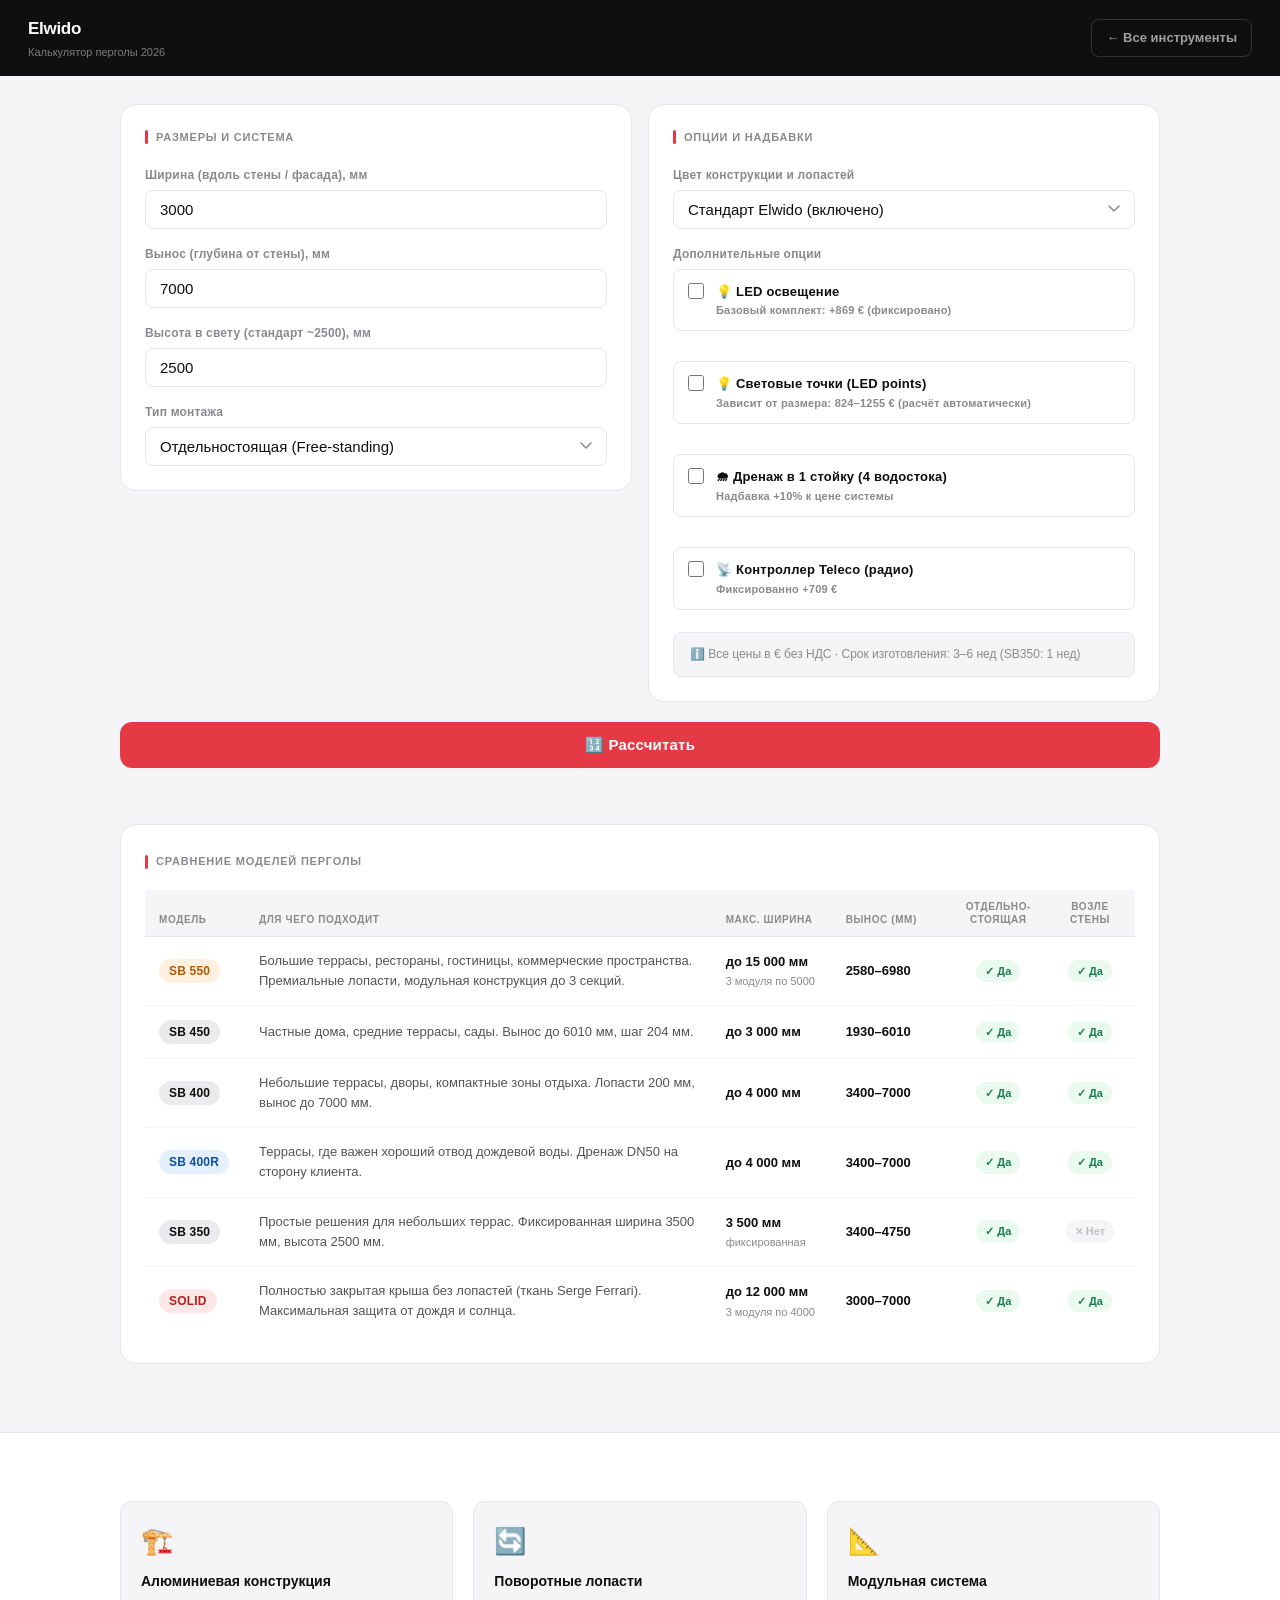
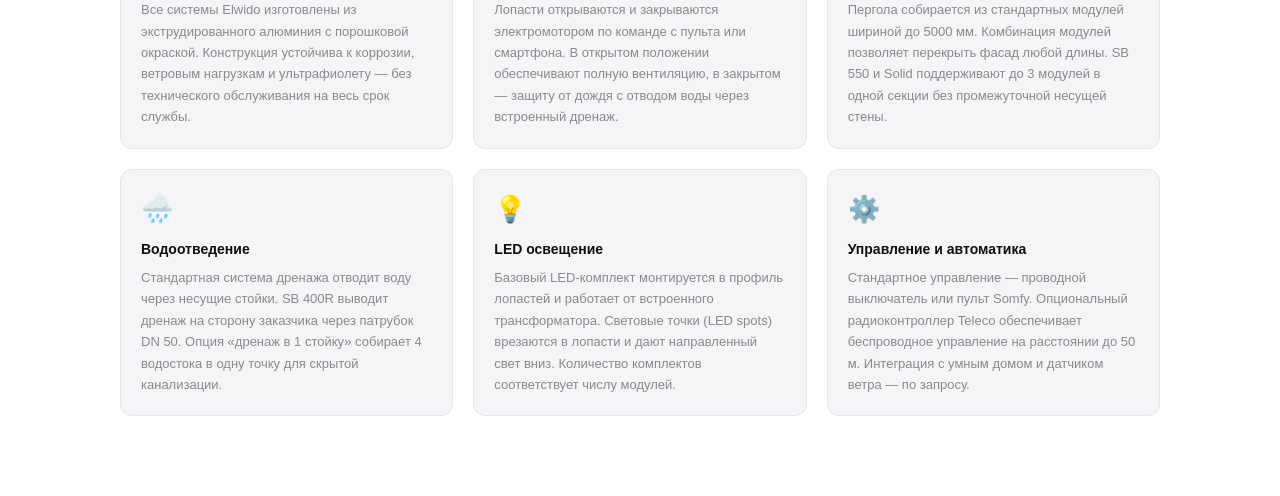
<file: pergola.html>
<!DOCTYPE html>
<html lang="ru">
<head>
<meta charset="UTF-8">
<meta name="viewport" content="width=device-width, initial-scale=1.0">
<title>Расчёт перголы Elwido 2026</title>
<link rel="stylesheet" href="styles.css">
</head>
<body>

<div class="header">
  <div>
    <div class="header-logo">Elwido</div>
    <div class="sub">Калькулятор перголы 2026</div>
  </div>
  <a href="index.html" class="btn-back">← Все инструменты</a>
</div>

<div class="container" id="calculator">
  <div class="grid">

    <!-- LEFT: Dimensions & System -->
    <div>
      <div class="card">
        <h2>Размеры и система</h2>

        <label>Ширина (вдоль стены / фасада), мм</label>
        <input type="number" id="width" value="3000" min="1000" max="15000" step="100" placeholder="напр. 3000">

        <label>Вынос (глубина от стены), мм</label>
        <input type="number" id="projection" value="7000" min="1000" max="7000" step="100" placeholder="напр. 4000">

        <label>Высота в свету (стандарт ~2500), мм</label>
        <input type="number" id="height" value="2500" min="1000" max="4000" step="100" placeholder="напр. 2500">

        <label>Тип монтажа</label>
        <select id="mounting">
          <option value="free">Отдельностоящая (Free-standing)</option>
          <option value="wall">Настенная (Wall-mounted)</option>
        </select>

        <input type="hidden" id="system" value="auto">
      </div>
    </div>

    <!-- RIGHT: Options -->
    <div>
      <div class="card">
        <h2>Опции и надбавки</h2>

        <label>Цвет конструкции и лопастей</label>
        <select id="color">
          <option value="standard">Стандарт Elwido (включено)</option>
          <option value="ral">Цвет RAL вне палитры (+20%)</option>
          <option value="wood">Wood-like / дерево (+20%)</option>
        </select>

        <label style="margin-top:16px;">Дополнительные опции</label>
        <div class="checkbox-group">

          <label class="checkbox-item" id="lbl-led">
            <input type="checkbox" id="opt-led">
            <div>
              <div class="label-text">💡 LED освещение</div>
              <div class="label-desc">Базовый комплект: +869 € (фиксировано)</div>
            </div>
          </label>

          <label class="checkbox-item" id="lbl-led-pts">
            <input type="checkbox" id="opt-led-pts">
            <div>
              <div class="label-text">💡 Световые точки (LED points)</div>
              <div class="label-desc">Зависит от размера: 824–1255 € (расчёт автоматически)</div>
            </div>
          </label>

          <label class="checkbox-item">
            <input type="checkbox" id="opt-drain">
            <div>
              <div class="label-text">🌧 Дренаж в 1 стойку (4 водостока)</div>
              <div class="label-desc">Надбавка +10% к цене системы</div>
            </div>
          </label>

          <label class="checkbox-item">
            <input type="checkbox" id="opt-teleco">
            <div>
              <div class="label-text">📡 Контроллер Teleco (радио)</div>
              <div class="label-desc">Фиксированно +709 €</div>
            </div>
          </label>

        </div>

        <div class="info-box" style="margin-top:16px;">
          ℹ️ Все цены в € без НДС · Срок изготовления: 3–6 нед (SB350: 1 нед)
        </div>
      </div>
    </div>

  </div>

  <button class="btn-calc" onclick="calculate()">🔢 Рассчитать</button>

  <div class="result-section" id="results" style="display:none;"></div>
</div>

<div class="compare-section">
  <div class="container">
    <div class="compare-card">
    <h2>Сравнение моделей перголы</h2>
    <div class="compare-table-wrap">
      <table class="compare-table">
        <thead>
          <tr>
            <th class="col-model">Модель</th>
            <th class="col-desc">Для чего подходит</th>
            <th class="col-num">Макс. ширина</th>
            <th class="col-num">Вынос (мм)</th>
            <th class="col-bool">Отдельно-<br>стоящая</th>
            <th class="col-bool">Возле<br>стены</th>
          </tr>
        </thead>
        <tbody>
          <tr>
            <td><span class="model-badge model-premium">SB 550</span></td>
            <td class="desc-cell">Большие террасы, рестораны, гостиницы, коммерческие пространства. Премиальные лопасти, модульная конструкция до 3 секций.</td>
            <td class="num-cell">до 15 000 мм<span class="cell-note">3 модуля по 5000</span></td>
            <td class="num-cell">2580–6980</td>
            <td class="bool-cell"><span class="badge-yes">Да</span></td>
            <td class="bool-cell"><span class="badge-yes">Да</span></td>
          </tr>
          <tr>
            <td><span class="model-badge">SB 450</span></td>
            <td class="desc-cell">Частные дома, средние террасы, сады. Вынос до 6010 мм, шаг 204 мм.</td>
            <td class="num-cell">до 3 000 мм</td>
            <td class="num-cell">1930–6010</td>
            <td class="bool-cell"><span class="badge-yes">Да</span></td>
            <td class="bool-cell"><span class="badge-yes">Да</span></td>
          </tr>
          <tr>
            <td><span class="model-badge">SB 400</span></td>
            <td class="desc-cell">Небольшие террасы, дворы, компактные зоны отдыха. Лопасти 200 мм, вынос до 7000 мм.</td>
            <td class="num-cell">до 4 000 мм</td>
            <td class="num-cell">3400–7000</td>
            <td class="bool-cell"><span class="badge-yes">Да</span></td>
            <td class="bool-cell"><span class="badge-yes">Да</span></td>
          </tr>
          <tr>
            <td><span class="model-badge model-drain">SB 400R</span></td>
            <td class="desc-cell">Террасы, где важен хороший отвод дождевой воды. Дренаж DN50 на сторону клиента.</td>
            <td class="num-cell">до 4 000 мм</td>
            <td class="num-cell">3400–7000</td>
            <td class="bool-cell"><span class="badge-yes">Да</span></td>
            <td class="bool-cell"><span class="badge-yes">Да</span></td>
          </tr>
          <tr>
            <td><span class="model-badge">SB 350</span></td>
            <td class="desc-cell">Простые решения для небольших террас. Фиксированная ширина 3500 мм, высота 2500 мм.</td>
            <td class="num-cell">3 500 мм<span class="cell-note">фиксированная</span></td>
            <td class="num-cell">3400–4750</td>
            <td class="bool-cell"><span class="badge-yes">Да</span></td>
            <td class="bool-cell"><span class="badge-no">Нет</span></td>
          </tr>
          <tr>
            <td><span class="model-badge model-solid">SOLID</span></td>
            <td class="desc-cell">Полностью закрытая крыша без лопастей (ткань Serge Ferrari). Максимальная защита от дождя и солнца.</td>
            <td class="num-cell">до 12 000 мм<span class="cell-note">3 модуля по 4000</span></td>
            <td class="num-cell">3000–7000</td>
            <td class="bool-cell"><span class="badge-yes">Да</span></td>
            <td class="bool-cell"><span class="badge-yes">Да</span></td>
          </tr>
        </tbody>
      </table>
    </div>
    </div>
  </div>
</div>

<div class="about-section">
  <div class="container">
    <div class="about-grid">
      <div class="about-card">
        <div class="about-icon">🏗️</div>
        <h3>Алюминиевая конструкция</h3>
        <p>Все системы Elwido изготовлены из экструдированного алюминия с порошковой окраской. Конструкция устойчива к коррозии, ветровым нагрузкам и ультрафиолету — без технического обслуживания на весь срок службы.</p>
      </div>
      <div class="about-card">
        <div class="about-icon">🔄</div>
        <h3>Поворотные лопасти</h3>
        <p>Лопасти открываются и закрываются электромотором по команде с пульта или смартфона. В открытом положении обеспечивают полную вентиляцию, в закрытом — защиту от дождя с отводом воды через встроенный дренаж.</p>
      </div>
      <div class="about-card">
        <div class="about-icon">📐</div>
        <h3>Модульная система</h3>
        <p>Пергола собирается из стандартных модулей шириной до 5000 мм. Комбинация модулей позволяет перекрыть фасад любой длины. SB 550 и Solid поддерживают до 3 модулей в одной секции без промежуточной несущей стены.</p>
      </div>
      <div class="about-card">
        <div class="about-icon">🌧️</div>
        <h3>Водоотведение</h3>
        <p>Стандартная система дренажа отводит воду через несущие стойки. SB 400R выводит дренаж на сторону заказчика через патрубок DN 50. Опция «дренаж в 1 стойку» собирает 4 водостока в одну точку для скрытой канализации.</p>
      </div>
      <div class="about-card">
        <div class="about-icon">💡</div>
        <h3>LED освещение</h3>
        <p>Базовый LED-комплект монтируется в профиль лопастей и работает от встроенного трансформатора. Световые точки (LED spots) врезаются в лопасти и дают направленный свет вниз. Количество комплектов соответствует числу модулей.</p>
      </div>
      <div class="about-card">
        <div class="about-icon">⚙️</div>
        <h3>Управление и автоматика</h3>
        <p>Стандартное управление — проводной выключатель или пульт Somfy. Опциональный радиоконтроллер Teleco обеспечивает беспроводное управление на расстоянии до 50 м. Интеграция с умным домом и датчиком ветра — по запросу.</p>
      </div>
    </div>
  </div>
</div>

<script src="price-data.js"></script>
<script src="calculator.js"></script>
</body>
</html>
</file>
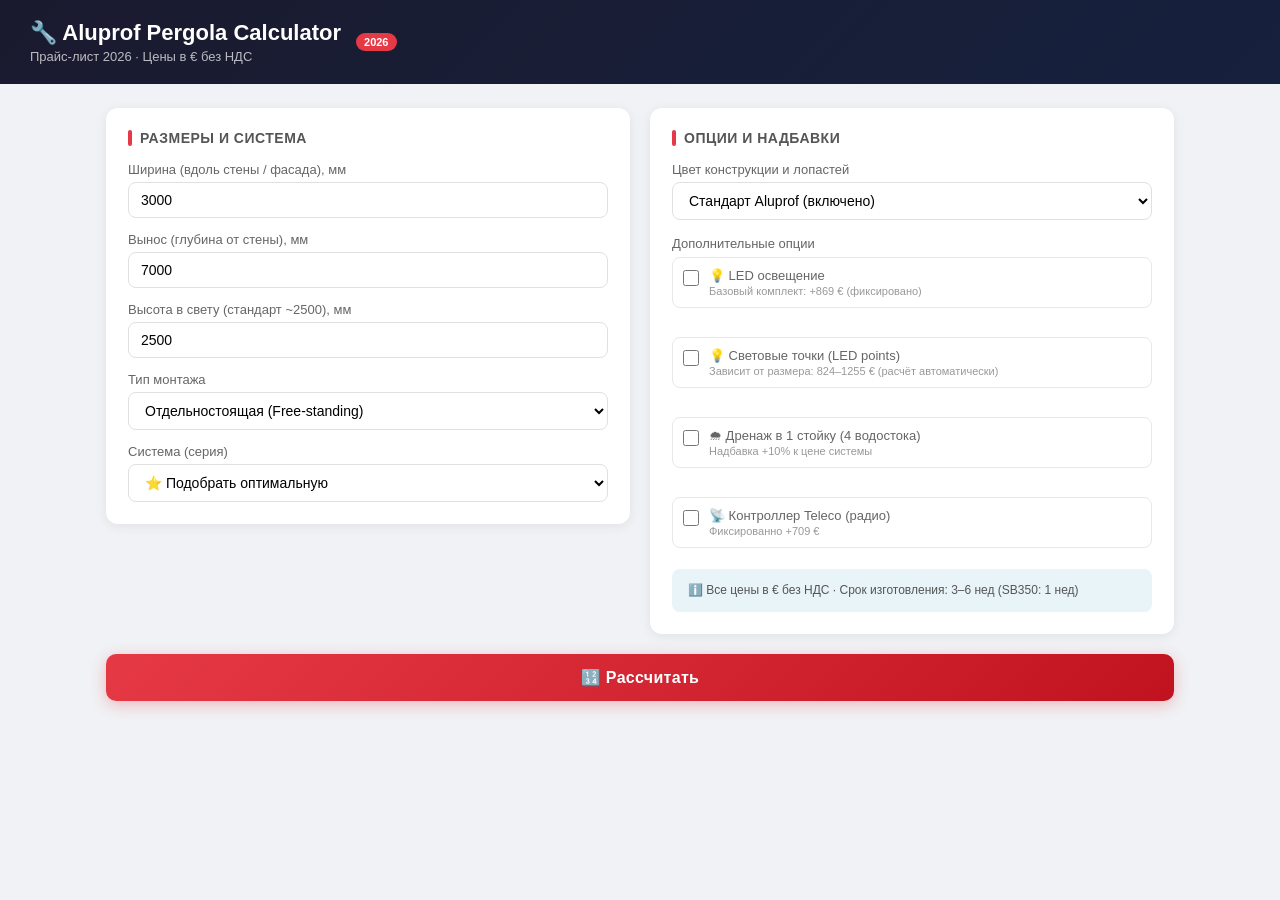
<file: Калькулятор Pergola.html>
<!DOCTYPE html>
<html lang="ru">
<head>
<meta charset="UTF-8">
<meta name="viewport" content="width=device-width, initial-scale=1.0">
<title>Aluprof Pergola Calculator 2026</title>
<style>
  * { box-sizing: border-box; margin: 0; padding: 0; }
  body { font-family: 'Segoe UI', Tahoma, sans-serif; background: #f0f2f5; color: #1a1a2e; }
  .header { background: linear-gradient(135deg, #1a1a2e 0%, #16213e 100%); color: white; padding: 20px 30px; display: flex; align-items: center; gap: 15px; }
  .header h1 { font-size: 22px; font-weight: 600; }
  .header .sub { font-size: 13px; opacity: 0.7; margin-top: 3px; }
  .badge { background: #e63946; color: white; font-size: 11px; padding: 3px 8px; border-radius: 12px; font-weight: 600; }
  .container { max-width: 1100px; margin: 0 auto; padding: 24px 16px; }
  .grid { display: grid; grid-template-columns: 1fr 1fr; gap: 20px; }
  @media(max-width:700px){ .grid { grid-template-columns: 1fr; } }
  .card { background: white; border-radius: 12px; padding: 22px; box-shadow: 0 2px 12px rgba(0,0,0,0.07); }
  .card h2 { font-size: 14px; font-weight: 700; color: #555; text-transform: uppercase; letter-spacing: 0.5px; margin-bottom: 16px; display: flex; align-items: center; gap: 8px; }
  .card h2::before { content: ''; display: inline-block; width: 4px; height: 16px; background: #e63946; border-radius: 2px; }
  label { display: block; font-size: 13px; color: #666; margin-bottom: 5px; margin-top: 14px; font-weight: 500; }
  label:first-of-type { margin-top: 0; }
  input[type=number], select { width: 100%; padding: 9px 12px; border: 1.5px solid #e0e0e0; border-radius: 8px; font-size: 14px; transition: border 0.2s; outline: none; background: white; }
  input[type=number]:focus, select:focus { border-color: #e63946; }
  .checkbox-group { display: flex; flex-direction: column; gap: 10px; margin-top: 6px; }
  .checkbox-item { display: flex; align-items: flex-start; gap: 10px; cursor: pointer; padding: 10px; border-radius: 8px; border: 1.5px solid #e8e8e8; transition: all 0.2s; }
  .checkbox-item:hover { border-color: #e63946; background: #fff5f5; }
  .checkbox-item.checked { border-color: #e63946; background: #fff5f5; }
  .checkbox-item input { width: 16px; height: 16px; accent-color: #e63946; flex-shrink: 0; margin-top: 2px; }
  .checkbox-item .label-text { font-size: 13px; font-weight: 500; }
  .checkbox-item .label-desc { font-size: 11px; color: #999; margin-top: 2px; }
  .btn-calc { width: 100%; padding: 14px; background: linear-gradient(135deg, #e63946, #c1121f); color: white; border: none; border-radius: 10px; font-size: 16px; font-weight: 700; cursor: pointer; transition: transform 0.1s, box-shadow 0.2s; box-shadow: 0 4px 15px rgba(230,57,70,0.3); margin-top: 20px; letter-spacing: 0.3px; }
  .btn-calc:hover { transform: translateY(-1px); box-shadow: 0 6px 20px rgba(230,57,70,0.4); }
  .btn-calc:active { transform: translateY(0); }
  .result-section { margin-top: 24px; }
  .result-card { background: white; border-radius: 12px; padding: 22px; box-shadow: 0 2px 12px rgba(0,0,0,0.07); }
  .result-card h2 { font-size: 14px; font-weight: 700; color: #555; text-transform: uppercase; letter-spacing: 0.5px; margin-bottom: 18px; display: flex; align-items: center; gap: 8px; }
  .result-card h2::before { content: ''; display: inline-block; width: 4px; height: 16px; background: #2a9d8f; border-radius: 2px; }
  .system-result { border: 1.5px solid #e8e8e8; border-radius: 10px; padding: 16px; margin-bottom: 14px; transition: border 0.2s; }
  .system-result.best { border-color: #2a9d8f; background: linear-gradient(135deg, #f0faf9, #ffffff); }
  .system-result .sys-name { font-size: 15px; font-weight: 700; color: #1a1a2e; display: flex; align-items: center; gap: 8px; }
  .system-result .best-badge { background: #2a9d8f; color: white; font-size: 10px; padding: 2px 7px; border-radius: 10px; font-weight: 600; }
  .system-result .sys-desc { font-size: 12px; color: #888; margin-top: 3px; }
  .price-breakdown { margin-top: 12px; }
  .price-row { display: flex; justify-content: space-between; font-size: 13px; padding: 4px 0; color: #555; }
  .price-row.total { font-weight: 700; font-size: 15px; color: #1a1a2e; border-top: 1.5px solid #e8e8e8; margin-top: 8px; padding-top: 10px; }
  .price-row .euro { font-family: 'Courier New', monospace; }
  .unavail { color: #ccc; font-style: italic; font-size: 13px; padding: 12px 0; }
  .note { background: #fff8e1; border-left: 3px solid #ffc107; padding: 10px 14px; border-radius: 0 8px 8px 0; font-size: 12px; color: #666; margin-top: 14px; }
  .info-box { background: #e8f4f8; border-radius: 8px; padding: 12px 16px; font-size: 12px; color: #555; margin-top: 10px; line-height: 1.6; }
  .hidden { display: none !important; }
  .error { color: #e63946; font-size: 13px; margin-top: 8px; padding: 8px 12px; background: #fff5f5; border-radius: 8px; border: 1px solid #fcc; }
  select option:disabled { color: #ccc; }
</style>
</head>
<body>

<div class="header">
  <div>
    <h1>🔧 Aluprof Pergola Calculator</h1>
    <div class="sub">Прайс-лист 2026 · Цены в € без НДС</div>
  </div>
  <div class="badge">2026</div>
</div>

<div class="container">
  <div class="grid">

    <!-- LEFT: Dimensions & System -->
    <div>
      <div class="card">
        <h2>Размеры и система</h2>

        <label>Ширина (вдоль стены / фасада), мм</label>
        <input type="number" id="width" value="3000" min="1000" max="15000" step="100" placeholder="напр. 3000">

        <label>Вынос (глубина от стены), мм</label>
        <input type="number" id="projection" value="7000" min="1000" max="7000" step="100" placeholder="напр. 4000">

        <label>Высота в свету (стандарт ~2500), мм</label>
        <input type="number" id="height" value="2500" min="1000" max="4000" step="100" placeholder="напр. 2500">

        <label>Тип монтажа</label>
        <select id="mounting">
          <option value="free">Отдельностоящая (Free-standing)</option>
          <option value="wall">Настенная (Wall-mounted)</option>
        </select>

        <label>Система (серия)</label>
        <select id="system">
          <option value="auto">⭐ Подобрать оптимальную</option>
          <option value="sb400">SB 400 (лопасти, вынос до 7000)</option>
          <option value="sb400r">SB 400R (лопасти, дренаж на сторону клиента)</option>
          <option value="sb550">SB 550 (лопасти премиум, ширина до 5000+)</option>
          <option value="sb450">SB 450 (лопасти, вынос до 6010)</option>
          <option value="solid">Solid (ткань Serge Ferrari)</option>
        </select>

        <div id="sb400-motor-row" class="hidden">
          <label>Вариант мотора (SB 400 / SB 400R)</label>
          <select id="sb400motor">
            <option value="visible">Мотор видимый (стандарт)</option>
            <option value="hidden">Мотор скрытый в балке (+10%)</option>
          </select>
        </div>
      </div>
    </div>

    <!-- RIGHT: Options -->
    <div>
      <div class="card">
        <h2>Опции и надбавки</h2>

        <label>Цвет конструкции и лопастей</label>
        <select id="color">
          <option value="standard">Стандарт Aluprof (включено)</option>
          <option value="ral">Цвет RAL вне палитры (+20%)</option>
          <option value="wood">Wood-like / дерево (+20%)</option>
        </select>

        <label style="margin-top:16px;">Дополнительные опции</label>
        <div class="checkbox-group">

          <label class="checkbox-item" id="lbl-led">
            <input type="checkbox" id="opt-led">
            <div>
              <div class="label-text">💡 LED освещение</div>
              <div class="label-desc">Базовый комплект: +869 € (фиксировано)</div>
            </div>
          </label>

          <label class="checkbox-item" id="lbl-led-pts">
            <input type="checkbox" id="opt-led-pts">
            <div>
              <div class="label-text">💡 Световые точки (LED points)</div>
              <div class="label-desc">Зависит от размера: 824–1255 € (расчёт автоматически)</div>
            </div>
          </label>

          <label class="checkbox-item">
            <input type="checkbox" id="opt-drain">
            <div>
              <div class="label-text">🌧 Дренаж в 1 стойку (4 водостока)</div>
              <div class="label-desc">Надбавка +10% к цене системы</div>
            </div>
          </label>

          <label class="checkbox-item">
            <input type="checkbox" id="opt-teleco">
            <div>
              <div class="label-text">📡 Контроллер Teleco (радио)</div>
              <div class="label-desc">Фиксированно +709 €</div>
            </div>
          </label>

        </div>

        <div class="info-box" style="margin-top:16px;">
          ℹ️ Все цены в € без НДС · Срок изготовления: 3–6 нед (SB350: 1 нед)
        </div>
      </div>
    </div>

  </div>

  <button class="btn-calc" onclick="calculate()">🔢 Рассчитать</button>

  <div class="result-section" id="results" style="display:none;"></div>
</div>

<script>
// ============================================================
// PRICE DATA
// ============================================================

// SB400 Freestanding: widths [1500,2000,2500,3000,3500,4000], projections 3400..7000 step 200
const SB400_FREE = {
  widths: [1500,2000,2500,3000,3500,4000],
  rows: {
    3400:[5648,6098,6548,6998,7447,7897],3600:[5815,6287,6759,7231,7704,8176],
    3800:[5981,6477,6970,7465,7960,8454],4000:[6149,6666,7182,7699,8216,8733],
    4200:[6315,6855,7393,7932,8472,9011],4400:[6481,7045,7604,8166,8728,9290],
    4600:[6648,7235,7815,8400,8984,9568],4800:[6815,7425,8027,8633,9240,9847],
    5000:[6981,7615,8238,8867,9496,10125],5200:[7148,7805,8450,9101,9752,10404],
    5400:[7781,8458,9135,9812,10489,11165],5600:[7948,8647,9347,10046,10746,11445],
    5800:[8114,8836,9560,10281,11002,11724],6000:[8281,9025,9772,10516,11260,12004],
    6200:[8448,9214,9984,10750,11517,12283],6400:[8614,9402,10197,10985,11774,12562],
    6600:[8780,9591,10409,11220,12031,12842],6800:[8947,9780,10621,11454,12288,13121],
    7000:[9113,9969,10833,11689,12545,13401]
  }
};

// SB400 Wall-mounted
const SB400_WALL = {
  widths: [1500,2000,2500,3000,3500,4000],
  rows: {
    3400:[5432,5882,6332,6782,7232,7682],3600:[5600,6071,6544,7016,7489,7961],
    3800:[5766,6261,6755,7250,7744,8239],4000:[5933,6451,6966,7483,8001,8517],
    4200:[6100,6640,7178,7717,8256,8796],4400:[6266,6830,7389,7951,8513,9074],
    4600:[6433,7020,7600,8184,8769,9353],4800:[6599,7210,7812,8418,9025,9631],
    5000:[6766,7400,8023,8652,9281,9910],5200:[6932,7590,8234,8886,9537,10188],
    5400:[7566,8243,8920,9596,10273,10950],5600:[7732,8432,9132,9831,10530,11230],
    5800:[7899,8621,9344,10066,10787,11509],6000:[8065,8809,9557,10300,11044,11788],
    6200:[8232,8998,9769,10535,11301,12068],6400:[8399,9187,9981,10770,11559,12347],
    6600:[8565,9376,10193,11004,11816,12627],6800:[8731,9565,10406,11239,12073,12906],
    7000:[8898,9754,10618,11473,12330,13185]
  }
};

// SB400R (freestanding/wall)
const SB400R = {
  widths: [1500,2000,2500,3000,3500,4000],
  rows: {
    3400:[5183,5633,6082,6532,6982,7432],3600:[5350,5822,6294,6766,7239,7711],
    3800:[5516,6012,6505,7000,7494,7989],4000:[5683,6201,6717,7234,7751,8268],
    4200:[5850,6391,6928,7467,8007,8546],4400:[6016,6581,7139,7701,8263,8825],
    4600:[6183,6770,7351,7935,8519,9103],4800:[6350,6960,7562,8168,8775,9381],
    5000:[6516,7150,7773,8402,9031,9660],5200:[6682,7340,7984,8636,9287,9939],
    5400:[7317,7993,8670,9347,10023,10700],5600:[7483,8182,8882,9581,10280,10980],
    5800:[7650,8371,9094,9816,10538,11259],6000:[7816,8560,9307,10050,10794,11539],
    6200:[7983,8749,9519,10285,11052,11818],6400:[8149,8938,9731,10520,11309,12097],
    6600:[8316,9126,9943,10754,11566,12377],6800:[8482,9315,10156,10989,11823,12656],
    7000:[8649,9504,10368,11224,12080,12936]
  }
};

// SB550 First module (free-standing)
const SB550_FREE_FIRST = {
  widths: [1500,2000,2500,3000,3500,4000,4500,5000],
  rows: {
    2580:[7127,7795,8460,9130,9797,10465,11135,11805],2780:[7378,8042,8712,9380,10053,10715,11377,12039],
    2980:[7622,8293,8957,9628,10295,10960,11622,12287],3180:[7873,8538,9208,9872,10540,11210,11878,12548],
    3380:[8118,8782,9450,10120,10788,11455,12120,12787],3580:[8371,9070,9773,10475,11178,11883,12585,13288],
    3780:[8616,9353,10093,10833,11573,12313,13054,13794],3980:[8860,9636,10405,11175,11950,12720,13490,14259],
    4180:[9111,9913,10718,11520,12327,13126,13928,14728],4380:[9358,10195,11038,11875,12717,13554,14391,15228],
    4580:[9609,10478,11358,12233,13107,13982,14857,15731],4780:[9851,10758,11670,12575,13479,14389,15295,16205],
    4980:[10099,11041,11980,12919,13856,14795,15734,16673],5180:[10351,11331,12308,13288,14267,15247,16224,17204],
    5380:[11269,12289,13288,14286,15287,16286,17284,18283],5580:[11514,12556,13595,14633,15672,16714,17753,18791],
    5780:[11764,12871,13977,15086,16192,17298,18404,19513],5980:[12012,13148,14292,15427,16569,17710,18848,19989],
    6180:[12260,13361,14563,15726,16908,18008,19179,20422],6380:[12505,13627,14857,16044,17247,18369,19561,20834],
    6580:[12750,13896,15145,16359,17583,18727,19946,21241],6780:[12994,14162,15438,16673,17925,19088,20328,21652],
    6980:[13242,14431,15731,16988,18264,19451,20713,22061]
  }
};

// SB550 Next module (free-standing)
const SB550_FREE_NEXT = {
  widths: [1500,2000,2500,3000,3500,4000,4500,5000],
  rows: {
    2580:[5843,6390,6936,7485,8031,8580,9130,9679],2780:[6048,6594,7143,7690,8241,8785,9329,9872],
    2980:[6250,6799,7345,7894,8441,8987,9531,10074],3180:[6454,7001,7550,8096,8642,9191,9740,10290],
    3380:[6656,7203,7749,8298,8847,9393,9940,10486],3580:[6863,7437,8013,8589,9167,9743,10319,10895],
    3780:[7065,7668,8277,8882,9490,10096,10704,11310],3980:[7265,7900,8532,9165,9797,10430,11062,11692],
    4180:[7469,8129,8788,9444,10107,10763,11420,12077],4380:[7674,8360,9051,9738,10427,11113,11800,12489],
    4580:[7878,8591,9313,10029,10747,11463,12182,12898],4780:[8077,8820,9568,10311,11054,11797,12542,13288],
    4980:[8282,9054,9824,10594,11361,12131,12900,13670],5180:[8486,9291,10093,10895,11700,12502,13304,14106],
    5380:[9579,10446,11293,12144,12994,13842,14693,15541],5580:[9786,10672,11555,12437,13323,14206,15088,15974],
    5780:[9999,10941,11880,12822,13761,14703,15643,16585],5980:[10211,11175,12147,13113,14082,15053,16022,16991],
    6180:[10419,11358,12378,13369,14372,15306,16302,17360],6380:[10629,11584,12628,13638,14660,15613,16628,17710],
    6580:[10836,11813,12873,13904,14946,15917,16953,18054],6780:[11046,12039,13121,14171,15236,16224,17279,18404],
    6980:[11256,12268,13371,14440,15524,16533,17605,18751]
  }
};

// SB550 Wall-mounted first
const SB550_WALL_FIRST = {
  widths: [1500,2000,2500,3000,3500,4000,4500,5000],
  rows: {
    2580:[6883,7551,8216,8886,9553,10221,10891,11561],2780:[7134,7799,8469,9136,9809,10471,11133,11795],
    2980:[7379,8049,8713,9384,10051,10716,11378,12043],3180:[7629,8294,8964,9629,10296,10966,11634,12304],
    3380:[7874,8539,9206,9876,10544,11211,11876,12543],3580:[8127,8827,9529,10231,10934,11639,12341,13044],
    3780:[8372,9109,9849,10589,11330,12070,12810,13550],3980:[8617,9392,10161,10931,11706,12476,13246,14015],
    4180:[8867,9669,10474,11276,12083,12882,13684,14484],4380:[9114,9951,10794,11631,12473,13310,14147,14984],
    4580:[9365,10234,11114,11989,12863,13738,14613,15488],4780:[9607,10514,11426,12331,13235,14145,15051,15961],
    4980:[9855,10797,11736,12675,13612,14551,15490,16430],5180:[10108,11087,12064,13044,14023,15003,15980,16960],
    5380:[11025,12045,13044,14042,15043,16042,17040,18039],5580:[11270,12312,13351,14390,15428,16470,17509,18548],
    5780:[11521,12627,13733,14842,15948,17054,18160,19269],5980:[11768,12904,14048,15183,16325,17466,18604,19745],
    6180:[12016,13117,14320,15482,16664,17764,18935,20179],6380:[12261,13383,14613,15800,17003,18125,19317,20590],
    6580:[12506,13652,14901,16115,17339,18483,19702,20997],6780:[12751,13919,15194,16430,17681,18844,20084,21409],
    6980:[12998,14188,15488,16744,18020,19207,20469,21818]
  }
};

// SB550 Wall-mounted next
const SB550_WALL_NEXT = {
  widths: [1500,2000,2500,3000,3500,4000,4500,5000],
  rows: {
    2580:[5600,6146,6692,7241,7788,8337,8886,9435],2780:[5804,6351,6900,7446,7998,8541,9085,9629],
    2980:[6006,6555,7101,7651,8197,8743,9287,9830],3180:[6211,6757,7306,7852,8399,8948,9497,10046],
    3380:[6412,6959,7505,8054,8603,9150,9696,10242],3580:[6620,7193,7769,8345,8923,9499,10075,10651],
    3780:[6821,7424,8033,8638,9246,9852,10460,11066],3980:[7021,7656,8288,8921,9553,10186,10818,11448],
    4180:[7225,7885,8544,9200,9863,10519,11176,11833],4380:[7430,8116,8808,9494,10183,10869,11556,12245],
    4580:[7634,8348,9069,9785,10503,11219,11938,12654],4780:[7833,8576,9324,10067,10810,11553,12298,13044],
    4980:[8038,8810,9580,10350,11117,11887,12656,13426],5180:[8242,9047,9849,10651,11456,12258,13060,13862],
    5380:[9335,10202,11050,11900,12751,13598,14449,15297],5580:[9542,10428,11311,12193,13079,13962,14844,15730],
    5780:[9755,10697,11636,12578,13518,14460,15399,16341],5980:[9968,10931,11903,12869,13838,14809,15778,16747],
    6180:[10175,11114,12134,13125,14129,15062,16058,17116],6380:[10385,11340,12384,13394,14416,15369,16384,17466],
    6580:[10592,11569,12629,13660,14702,15673,16710,17810],6780:[10802,11795,12877,13927,14992,15980,17035,18160],
    6980:[11012,12024,13127,14196,15280,16290,17361,18507]
  }
};

// Solid Freestanding first module
const SOLID_FREE_FIRST = {
  widths: [1500,2000,2500,3000,3500,4000],
  rows: {
    3000:[5823,6149,6476,6801,7128,7453],3500:[6136,6481,6826,7171,7516,7861],
    4000:[6450,6813,7177,7541,7904,8268],4500:[6763,7145,7528,7911,8293,8675],
    5000:[7076,7477,7879,8280,8682,9083],5500:[7390,7810,8230,8650,9070,9490],
    6000:[7703,8141,8580,9020,9459,9897],6500:[8108,8566,9023,9482,9939,10396],
    7000:[8514,8990,9466,9943,10420,10896]
  }
};

// Solid Freestanding next module
const SOLID_FREE_NEXT = {
  widths: [1500,2000,2500,3000,3500,4000],
  rows: {
    3000:[5042,5349,5655,5962,6268,6575],3500:[5321,5646,5971,6297,6622,6948],
    4000:[5599,5944,6288,6632,6976,7321],4500:[5878,6241,6604,6968,7331,7694],
    5000:[6157,6539,6921,7303,7685,8067],5500:[6436,6836,7238,7638,8039,8440],
    6000:[6714,7134,7554,7974,8393,8813],6500:[6993,7431,7870,8308,8746,9185],
    7000:[7363,7820,8279,8735,9192,9650]
  }
};

// Solid Wall-mounted first
const SOLID_WALL_FIRST = {
  widths: [1500,2000,2500,3000,3500,4000],
  rows: {
    3000:[4450,4708,4965,5222,5480,5738],3500:[4694,4971,5247,5524,5800,6077],
    4000:[4939,5234,5530,5825,6121,6416],4500:[5184,5498,5813,6126,6441,6755],
    5000:[5429,5762,6095,6428,6761,7094],5500:[5674,6025,6378,6729,7081,7433],
    6000:[5919,6289,6661,7031,7401,7773],6500:[6256,6645,7035,7424,7813,8204],
    7000:[6592,7000,7410,7817,8225,8635]
  }
};

// Solid Wall-mounted next
const SOLID_WALL_NEXT = {
  widths: [1500,2000,2500,3000,3500,4000],
  rows: {
    3000:[4284,4541,4799,5057,5315,5572],3500:[4529,4805,5082,5358,5635,5911],
    4000:[4773,5069,5364,5660,5955,6250],4500:[5019,5333,5647,5961,6275,6589],
    5000:[5263,5596,5929,6262,6595,6928],5500:[5508,5860,6211,6564,6915,7268],
    6000:[5753,6124,6494,6865,7235,7607],6500:[6090,6479,6868,7259,7647,8038],
    7000:[6427,6834,7242,7652,8059,8469]
  }
};

// LED points price table
function getLedPoints(width, projection) {
  const w = width; const p = projection;
  // 4 points base, 6 points larger
  if (p <= 3590) {
    return w <= 2740 ? {count:'4 точки', price: 824} : {count:'6 точек', price: 902};
  } else if (p <= 5390) {
    return w <= 2740 ? {count:'6 точек', price: 902} : {count:'9 точек', price: 1098};
  } else {
    return w <= 2740 ? {count:'8 точек', price: 1020} : {count:'12 точек', price: 1255};
  }
}

// ============================================================
// LOOKUP FUNCTIONS
// ============================================================
function getPrice(table, width, projection) {
  const projKeys = Object.keys(table.rows).map(Number).sort((a,b)=>a-b);
  const widthKeys = table.widths;

  // Find nearest projection (round up to next step)
  let projKey = null;
  for (let k of projKeys) {
    if (k >= projection) { projKey = k; break; }
  }
  if (!projKey) return null; // exceeds max

  // Find nearest width (round up)
  let wIdx = null;
  for (let i = 0; i < widthKeys.length; i++) {
    if (widthKeys[i] >= width) { wIdx = i; break; }
  }
  if (wIdx === null) return null; // exceeds max

  return { price: table.rows[projKey][wIdx], projUsed: projKey, widthUsed: widthKeys[wIdx] };
}

// For SB550/Solid with multi-module: split width into first + remaining
function getMultiModulePrice(firstTable, nextTable, totalWidth, projection, mounting) {
  const maxSingleWidth = Math.max(...firstTable.widths);

  if (totalWidth <= maxSingleWidth) {
    const r = getPrice(firstTable, totalWidth, projection);
    if (!r) return null;
    return { total: r.price, modules: [{type:'Первый модуль', width: r.widthUsed, proj: r.projUsed, price: r.price}] };
  }

  // Multi-module: find best split
  let bestCombo = null;
  // Try first module widths and remainder
  for (let fw of firstTable.widths.slice().reverse()) {
    const rem = totalWidth - fw;
    if (rem <= 0) continue;
    const fr = getPrice(firstTable, fw, projection);
    if (!fr) continue;
    const nr = getPrice(nextTable, rem, projection);
    if (!nr) continue;
    const total = fr.price + nr.price;
    if (!bestCombo || total < bestCombo.total) {
      bestCombo = {
        total,
        modules: [
          {type: 'Первый модуль', width: fr.widthUsed, proj: fr.projUsed, price: fr.price},
          {type: 'Следующий модуль', width: nr.widthUsed, proj: nr.projUsed, price: nr.price}
        ]
      };
    }
  }

  // Also check with 2 next modules scenario (first + next + next)
  for (let fw of firstTable.widths) {
    const rem1 = totalWidth - fw;
    if (rem1 <= 0) continue;
    // Try to split remainder into 2 modules
    for (let nw1 of nextTable.widths.slice().reverse()) {
      const rem2 = rem1 - nw1;
      if (rem2 <= 0 || rem2 > Math.max(...nextTable.widths)) continue;
      const fr = getPrice(firstTable, fw, projection);
      if (!fr) continue;
      const nr1 = getPrice(nextTable, nw1, projection);
      if (!nr1) continue;
      const nr2 = getPrice(nextTable, rem2, projection);
      if (!nr2) continue;
      const total = fr.price + nr1.price + nr2.price;
      if (!bestCombo || total < bestCombo.total) {
        bestCombo = {
          total,
          modules: [
            {type: 'Первый модуль', width: fr.widthUsed, proj: fr.projUsed, price: fr.price},
            {type: 'Следующий модуль 1', width: nr1.widthUsed, proj: nr1.projUsed, price: nr1.price},
            {type: 'Следующий модуль 2', width: nr2.widthUsed, proj: nr2.projUsed, price: nr2.price}
          ]
        };
      }
    }
  }

  return bestCombo;
}

// ============================================================
// SURCHARGE CALCULATIONS
// ============================================================
function calcSurcharges(basePrice, height, mounting, color, drain, hiddenMotor, led, ledPts, teleco, system) {
  let extra = 0;
  let breakdown = [];

  // Color
  if (color === 'ral' || color === 'wood') {
    const s = Math.round(basePrice * 0.2);
    extra += s;
    breakdown.push({label: color === 'ral' ? 'Надбавка RAL (+20%)' : 'Надбавка wood-like (+20%)', val: s});
  }

  // Drainage
  if (drain) {
    const s = Math.round(basePrice * 0.1);
    extra += s;
    breakdown.push({label: 'Дренаж в 1 стойку (+10%)', val: s});
  }

  // Hidden motor (SB400/SB400R only)
  if (hiddenMotor && (system === 'sb400' || system === 'sb400r')) {
    const s = Math.round(basePrice * 0.1);
    extra += s;
    breakdown.push({label: 'Скрытый мотор (+10%)', val: s});
  }

  // Height surcharge
  let heightOk = true;
  if ((system === 'sb400' || system === 'sb400r') && height > 2800 && height <= 3300) {
    const s = mounting === 'free' ? 250 : 150;
    extra += s;
    heightOk = false;
    breakdown.push({label: `Нестандартная высота (${height} мм) → +${s} €`, val: s});
  }
  if (system === 'solid' && height > 2500 && height <= 3000) {
    const s = mounting === 'free' ? 250 : 150;
    extra += s;
    heightOk = false;
    breakdown.push({label: `Нестандартная высота Solid (${height} мм) → +${s} €`, val: s});
  }

  // LED
  if (led) { extra += 869; breakdown.push({label: 'LED базовый комплект', val: 869}); }
  if (ledPts) {
    const pts = getLedPoints(0, 0); // will be called outside
    // placeholder — will be handled in main calc
  }
  if (teleco) { extra += 709; breakdown.push({label: 'Контроллер Teleco', val: 709}); }

  return {extra, breakdown, heightOk};
}

// ============================================================
// FORMAT
// ============================================================
const fmt = n => n.toLocaleString('ru-RU') + ' €';

// ============================================================
// MAIN CALCULATE
// ============================================================
function calculate() {
  const width = parseInt(document.getElementById('width').value);
  const projection = parseInt(document.getElementById('projection').value);
  const height = parseInt(document.getElementById('height').value);
  const mounting = document.getElementById('mounting').value;
  const systemSel = document.getElementById('system').value;
  const color = document.getElementById('color').value;
  const drain = document.getElementById('opt-drain').checked;
  const led = document.getElementById('opt-led').checked;
  const ledPts = document.getElementById('opt-led-pts').checked;
  const teleco = document.getElementById('opt-teleco').checked;
  const hiddenMotor = document.getElementById('sb400motor').value === 'hidden';

  const results = [];

  // Determine which systems to calculate
  const systemsToCalc = systemSel === 'auto'
    ? ['sb400', 'sb400r', 'sb550', 'sb450', 'solid']
    : [systemSel];

  for (const sys of systemsToCalc) {
    let result = calcSystem(sys, width, projection, height, mounting, color, drain, led, ledPts, teleco, hiddenMotor);
    if (result) results.push(result);
  }

  // Sort by total price
  results.sort((a,b) => a.totalFinal - b.totalFinal);
  if (results.length > 0) results[0].isBest = true;

  renderResults(results, width, projection, height, mounting);
}

function calcSystem(sys, width, projection, height, mounting, color, drain, led, ledPts, teleco, hiddenMotor) {
  let moduleResult = null;
  let sysName = '';
  let sysDesc = '';
  let notes = [];

  if (sys === 'sb400') {
    if (width > 4000) return {system: sys, name: 'SB 400', unavail: `Максимальная ширина SB400: 4000 мм (запрошено ${width} мм)`};
    if (projection < 3400 || projection > 7000) return {system: sys, name: 'SB 400', unavail: `Вынос SB400: 3400–7000 мм (запрошено ${projection} мм)`};
    const tbl = mounting === 'free' ? SB400_FREE : SB400_WALL;
    const r = getPrice(tbl, width, projection);
    if (!r) return {system: sys, name: 'SB 400', unavail: 'Размер вне таблицы'};
    moduleResult = {total: r.price, modules: [{type: mounting==='free'?'Отдельностоящая':'Настенная', width: r.widthUsed, proj: r.projUsed, price: r.price}]};
    sysName = 'SB 400';
    sysDesc = 'Поворотные алюминиевые лопасти 200 мм · Вынос до 7000 мм';
    if (height > 3300) notes.push('⚠️ Высота > 3300 мм: нестандарт, цена по запросу');
  }

  else if (sys === 'sb400r') {
    if (width > 4000) return {system: sys, name: 'SB 400R', unavail: `Максимальная ширина SB400R: 4000 мм`};
    if (projection < 3400 || projection > 7000) return {system: sys, name: 'SB 400R', unavail: `Вынос SB400R: 3400–7000 мм`};
    const r = getPrice(SB400R, width, projection);
    if (!r) return {system: sys, name: 'SB 400R', unavail: 'Размер вне таблицы'};
    moduleResult = {total: r.price, modules: [{type: 'SB400R', width: r.widthUsed, proj: r.projUsed, price: r.price}]};
    sysName = 'SB 400R';
    sysDesc = 'Как SB400, но дренаж воды на сторону клиента (DN50) · 2 водостока';
    notes.push('ℹ️ Настенное и отдельностоящее — единая таблица цен');
  }

  else if (sys === 'sb550') {
    if (projection < 2580 || projection > 6980) return {system: sys, name: 'SB 550', unavail: `Вынос SB550: 2580–6980 мм (запрошено ${projection} мм)`};
    const firstTbl = mounting === 'free' ? SB550_FREE_FIRST : SB550_WALL_FIRST;
    const nextTbl = mounting === 'free' ? SB550_FREE_NEXT : SB550_WALL_NEXT;
    moduleResult = getMultiModulePrice(firstTbl, nextTbl, width, projection, mounting);
    if (!moduleResult) return {system: sys, name: 'SB 550', unavail: `Размер вне диапазона SB550`};
    sysName = 'SB 550';
    sysDesc = 'Лопасти премиум класса · Модульная ширина · Вынос до 6980 мм';
    if (height > 3200) notes.push('⚠️ Высота > 3200 мм: надбавка 160 € за стойку');
  }

  else if (sys === 'sb450') {
    if (width > 4000) return {system: sys, name: 'SB 450', unavail: `Макс. ширина SB450: 4000 мм`};
    if (projection > 6010) return {system: sys, name: 'SB 450', unavail: `Макс. вынос SB450: 6010 мм (запрошено ${projection} мм)`};
    // Use SB450 F blade table (standard)
    const SB450_ROWS_FREE = {1930:5327,2134:5523,2338:5720,2542:5919,2746:6118,2950:6314,3154:6514,3358:6710,3562:6912,3766:7109,3970:7305,4174:7504,4378:7703,4582:7902,4786:8096,4990:8295,5194:8497,5398:9232,5602:9428,5806:9628,6010:9827};
    // This is for W=3000, need full table for lookups
    // Simplified: use nearest known
    const W3000_F = {1930:6928,2134:7125,2338:7321,2542:7520,2746:7719,2950:7919,3154:8115,3358:8311,3562:8597,3766:8882,3970:9157,4174:9431,4378:9716,4582:10002,4786:10276,4990:10551,5194:10847,5398:11646,5602:11923,5806:12284,6010:12558};
    // Full table needed - approximating via ratio
    return {system: sys, name: 'SB 450', unavail: `SB450 поддерживает вынос до 6010 мм. Для ${projection} мм — недоступно.`};
  }

  else if (sys === 'solid') {
    if (width > 4000 && mounting !== 'free') {
      // Multi-module
    }
    if (projection < 3000 || projection > 7000) return {system: sys, name: 'Solid', unavail: `Вынос Solid: 3000–7000 мм (запрошено ${projection} мм)`};
    const firstTbl = mounting === 'free' ? SOLID_FREE_FIRST : SOLID_WALL_FIRST;
    const nextTbl = mounting === 'free' ? SOLID_FREE_NEXT : SOLID_WALL_NEXT;
    moduleResult = getMultiModulePrice(firstTbl, nextTbl, width, projection, mounting);
    if (!moduleResult) return {system: sys, name: 'Solid', unavail: 'Размер вне диапазона Solid'};
    sysName = 'Solid';
    sysDesc = 'Тканевая кровля Serge Ferrari · Somfy io управление · Включает 5-кан. пульт';
    notes.push('ℹ️ Включено: конструкция + ткань + Somfy io + пульт 5 каналов');
    if (height > 3000) notes.push('⚠️ Высота > 3000 мм: нестандарт, цена по запросу');
  }

  if (!moduleResult) return null;

  // Apply surcharges
  const base = moduleResult.total;
  let surcharges = [];
  let extra = 0;

  // Color
  if (color === 'ral') { const s = Math.round(base * 0.20); extra += s; surcharges.push({label:'Цвет RAL (+20%)', val:s}); }
  else if (color === 'wood') { const s = Math.round(base * 0.20); extra += s; surcharges.push({label:'Wood-like (+20%)', val:s}); }

  // Drainage
  if (drain) { const s = Math.round(base * 0.10); extra += s; surcharges.push({label:'Дренаж в 1 стойку (+10%)', val:s}); }

  // Hidden motor
  if (hiddenMotor && (sys === 'sb400' || sys === 'sb400r')) {
    const s = Math.round(base * 0.10);
    extra += s;
    surcharges.push({label:'Скрытый мотор (+10%)', val:s});
  }

  // Height
  if ((sys === 'sb400' || sys === 'sb400r') && height > 2800 && height <= 3300) {
    const s = mounting === 'free' ? 250 : 150;
    extra += s;
    surcharges.push({label:`Нестандартная высота ${height} мм`, val:s});
  }
  if (sys === 'solid' && height > 2500 && height <= 3000) {
    const s = mounting === 'free' ? 250 : 150;
    extra += s;
    surcharges.push({label:`Нестандартная высота Solid ${height} мм`, val:s});
  }

  // LED
  if (led) { extra += 869; surcharges.push({label:'LED базовый комплект', val:869}); }
  if (ledPts) {
    const pts = getLedPoints(width, projection);
    extra += pts.price;
    surcharges.push({label:`LED световые точки (${pts.count})`, val:pts.price});
  }
  if (teleco) { extra += 709; surcharges.push({label:'Контроллер Teleco', val:709}); }

  const totalFinal = base + extra;

  return {system: sys, name: sysName, desc: sysDesc, modules: moduleResult.modules,
          base, surcharges, totalFinal, notes, isBest: false};
}

function renderResults(results, width, projection, height, mounting) {
  const div = document.getElementById('results');
  div.style.display = 'block';

  if (results.length === 0) {
    div.innerHTML = `<div class="result-card"><div class="error">❌ Нет подходящих систем для размера ${width}×${projection} мм. Проверьте размеры.</div></div>`;
    return;
  }

  let html = `<div class="result-card">`;
  html += `<h2>Результаты расчёта · ${width}×${projection} мм · ${mounting==='free'?'Отдельностоящая':'Настенная'} · h=${height} мм</h2>`;

  for (const r of results) {
    if (r.unavail) {
      html += `<div class="system-result"><div class="sys-name">${r.name}</div><div class="unavail">⛔ Недоступно: ${r.unavail}</div></div>`;
      continue;
    }

    html += `<div class="system-result ${r.isBest ? 'best' : ''}">`;
    html += `<div class="sys-name">${r.name} ${r.isBest ? '<span class="best-badge">✓ ОПТИМАЛЬНО</span>' : ''}</div>`;
    html += `<div class="sys-desc">${r.desc}</div>`;

    html += `<div class="price-breakdown">`;
    for (const m of r.modules) {
      html += `<div class="price-row"><span>${m.type} (${m.width}×${m.proj} мм)</span><span class="euro">${fmt(m.price)}</span></div>`;
    }
    for (const s of r.surcharges) {
      html += `<div class="price-row"><span>+ ${s.label}</span><span class="euro">${fmt(s.val)}</span></div>`;
    }
    html += `<div class="price-row total"><span>ИТОГО</span><span class="euro">${fmt(r.totalFinal)}</span></div>`;
    html += `</div>`;

    if (r.notes && r.notes.length > 0) {
      html += `<div class="note">${r.notes.join('<br>')}</div>`;
    }

    html += `</div>`;
  }

  html += `<div class="note" style="margin-top:0;">📌 Все цены в € без НДС · Промежуточные стойки — по запросу (238–292 €) · LED световые точки можно добавить отдельно</div>`;
  html += `</div>`;

  div.innerHTML = html;
  div.scrollIntoView({behavior:'smooth', block:'start'});
}

// Show/hide hidden motor option based on system selection
document.getElementById('system').addEventListener('change', function() {
  const row = document.getElementById('sb400-motor-row');
  const showMotor = this.value === 'sb400' || this.value === 'sb400r' || this.value === 'auto';
  row.classList.toggle('hidden', !showMotor);
});

// Checkbox styling
document.querySelectorAll('.checkbox-item input').forEach(cb => {
  cb.addEventListener('change', function() {
    this.closest('.checkbox-item').classList.toggle('checked', this.checked);
  });
});
</script>
</body>
</html>
</file>
<file: styles.css>
/* ═══════════════════════════════════════════════════════════
   Elwido Pergola Calculator — Minimalist Design System
   Palette: #0f0f0f (ink) · #e63946 (accent) · #f5f5f7 (fog)
   ═══════════════════════════════════════════════════════════ */

/* ── Reset & base ─────────────────────────────────────── */
*, *::before, *::after { box-sizing: border-box; margin: 0; padding: 0; }
html { scroll-behavior: smooth; }

:root {
  --ink:    #0f0f0f;
  --accent: #e63946;
  --fog:    #f5f5f7;
  --muted:  #8a8a8e;
  --line:   #e5e5ea;
  --white:  #ffffff;
  --r-sm:   8px;
  --r-md:   12px;
  --r-lg:   16px;
}

body {
  font-family: -apple-system, BlinkMacSystemFont, 'Inter', 'Segoe UI', sans-serif;
  background: var(--fog);
  color: var(--ink);
  font-size: 15px;
  line-height: 1.5;
  -webkit-font-smoothing: antialiased;
}

/* ── Layout ───────────────────────────────────────────── */
.container { max-width: 1080px; margin: 0 auto; padding: 28px 20px; }

.grid { display: grid; grid-template-columns: 1fr 1fr; gap: 16px; }
@media (max-width: 720px) { .grid { grid-template-columns: 1fr; } }

/* ── Header / Nav ─────────────────────────────────────── */
.header {
  background: var(--ink);
  color: var(--white);
  padding: 16px 28px;
  display: flex;
  align-items: center;
  justify-content: space-between;
  gap: 16px;
  position: sticky;
  top: 0;
  z-index: 100;
}
.header-logo {
  font-size: 17px;
  font-weight: 800;
  color: var(--white);
  letter-spacing: -0.3px;
}
.header .sub {
  font-size: 11px;
  color: rgba(255,255,255,0.45);
  margin-top: 2px;
}

.btn-back {
  font-size: 13px;
  font-weight: 600;
  color: rgba(255,255,255,0.6);
  text-decoration: none;
  padding: 8px 14px;
  border: 1px solid rgba(255,255,255,0.15);
  border-radius: var(--r-sm);
  transition: color 0.15s, border-color 0.15s;
  flex-shrink: 0;
}
.btn-back:hover { color: var(--white); border-color: rgba(255,255,255,0.35); }

/* ── Hero ─────────────────────────────────────────────── */
.hero {
  background: var(--ink);
  border-top: 1px solid rgba(255,255,255,0.07);
  padding: 80px 20px 96px;
  text-align: center;
}
.hero-content {
  max-width: 640px;
  margin: 0 auto;
}
.hero-badge {
  display: inline-block;
  background: rgba(255,255,255,0.08);
  color: rgba(255,255,255,0.55);
  font-size: 11px;
  font-weight: 600;
  padding: 5px 14px;
  border-radius: 20px;
  letter-spacing: 0.4px;
  margin-bottom: 24px;
  border: 1px solid rgba(255,255,255,0.1);
}
.hero-title {
  font-size: 44px;
  font-weight: 800;
  color: var(--white);
  line-height: 1.12;
  letter-spacing: -0.8px;
  margin-bottom: 20px;
}
.hero-sub {
  font-size: 16px;
  color: rgba(255,255,255,0.5);
  line-height: 1.65;
  margin-bottom: 36px;
  max-width: 520px;
  margin-left: auto;
  margin-right: auto;
}
.btn-hero {
  display: inline-block;
  background: var(--accent);
  color: var(--white);
  font-size: 15px;
  font-weight: 700;
  padding: 15px 36px;
  border-radius: var(--r-md);
  text-decoration: none;
  letter-spacing: 0.2px;
  transition: opacity 0.15s, transform 0.1s;
}
.btn-hero:hover  { opacity: 0.9; }
.btn-hero:active { transform: scale(0.98); }

.hero-cards {
  display: grid;
  grid-template-columns: 1fr 1fr;
  gap: 16px;
  margin-top: 8px;
}

.hero-card {
  display: flex;
  align-items: center;
  gap: 16px;
  background: rgba(255,255,255,0.06);
  border: 1.5px solid rgba(255,255,255,0.12);
  border-radius: var(--r-lg);
  padding: 22px 20px;
  text-decoration: none;
  transition: background 0.18s, border-color 0.18s, transform 0.12s;
  text-align: left;
}
.hero-card:hover {
  background: rgba(255,255,255,0.11);
  border-color: rgba(255,255,255,0.28);
  transform: translateY(-2px);
}
.hero-card:active { transform: translateY(0); }

.hero-card-icon {
  font-size: 32px;
  line-height: 1;
  flex-shrink: 0;
}
.hero-card-body { flex: 1; }
.hero-card-title {
  font-size: 16px;
  font-weight: 700;
  color: var(--white);
  margin-bottom: 5px;
  letter-spacing: -0.2px;
}
.hero-card-desc {
  font-size: 12px;
  color: rgba(255,255,255,0.5);
  line-height: 1.55;
}
.hero-card-arrow {
  font-size: 18px;
  color: var(--accent);
  flex-shrink: 0;
  transition: transform 0.15s;
}
.hero-card:hover .hero-card-arrow { transform: translateX(4px); }

@media (max-width: 600px) {
  .hero-cards { grid-template-columns: 1fr; }
  .hero-card-title { font-size: 15px; }
}

@media (max-width: 560px) {
  .header { padding: 14px 16px; }
  .btn-header { font-size: 12px; padding: 8px 14px; }
  .hero { padding: 52px 20px 64px; }
  .hero-title { font-size: 30px; letter-spacing: -0.4px; }
  .hero-sub { font-size: 14px; }
  .btn-hero { padding: 13px 28px; font-size: 14px; }
}

/* ── Badge (year pill) ────────────────────────────────── */
.badge {
  background: var(--accent);
  color: var(--white);
  font-size: 11px;
  font-weight: 700;
  padding: 3px 9px;
  border-radius: 20px;
  letter-spacing: 0.3px;
  flex-shrink: 0;
}

/* ── Card ─────────────────────────────────────────────── */
.card {
  background: var(--white);
  border-radius: var(--r-lg);
  padding: 24px;
  border: 1px solid var(--line);
}
.card h2 {
  font-size: 11px;
  font-weight: 700;
  color: var(--muted);
  text-transform: uppercase;
  letter-spacing: 0.8px;
  margin-bottom: 20px;
  display: flex;
  align-items: center;
  gap: 8px;
}
.card h2::before {
  content: '';
  display: inline-block;
  width: 3px;
  height: 14px;
  background: var(--accent);
  border-radius: 2px;
  flex-shrink: 0;
}

/* ── Form elements ────────────────────────────────────── */
label {
  display: block;
  font-size: 12px;
  font-weight: 600;
  color: var(--muted);
  margin-bottom: 6px;
  margin-top: 16px;
  letter-spacing: 0.2px;
}
label:first-of-type { margin-top: 0; }

input[type=number],
select {
  width: 100%;
  padding: 10px 14px;
  border: 1.5px solid var(--line);
  border-radius: var(--r-sm);
  font-size: 15px;
  font-family: inherit;
  color: var(--ink);
  background: var(--white);
  outline: none;
  transition: border-color 0.15s;
  appearance: none;
  -webkit-appearance: none;
}
input[type=number]:focus,
select:focus { border-color: var(--accent); }

select {
  background-image: url("data:image/svg+xml,%3Csvg xmlns='http://www.w3.org/2000/svg' width='12' height='8' viewBox='0 0 12 8'%3E%3Cpath d='M1 1l5 5 5-5' stroke='%238a8a8e' stroke-width='1.5' fill='none' stroke-linecap='round'/%3E%3C/svg%3E");
  background-repeat: no-repeat;
  background-position: right 14px center;
  padding-right: 36px;
  cursor: pointer;
}
select option:disabled { color: var(--muted); }

/* ── Checkbox items ───────────────────────────────────── */
.checkbox-group { display: flex; flex-direction: column; gap: 8px; margin-top: 6px; }

.checkbox-item {
  display: flex;
  align-items: flex-start;
  gap: 12px;
  cursor: pointer;
  padding: 12px 14px;
  border-radius: var(--r-sm);
  border: 1.5px solid var(--line);
  background: var(--white);
  transition: border-color 0.15s, background 0.15s;
}
.checkbox-item:hover  { border-color: #ccc; background: var(--fog); }
.checkbox-item.checked { border-color: var(--accent); background: #fff8f8; }

.checkbox-item input {
  width: 16px;
  height: 16px;
  accent-color: var(--accent);
  flex-shrink: 0;
  margin-top: 1px;
  cursor: pointer;
}
.checkbox-item .label-text { font-size: 13px; font-weight: 600; color: var(--ink); }
.checkbox-item .label-desc { font-size: 11px; color: var(--muted); margin-top: 2px; line-height: 1.4; }

/* ── Motor option ─────────────────────────────────────── */
.motor-option-row { margin-top: 8px; }

.motor-checkbox-item {
  align-items: center;
  background: var(--fog);
  border: 1.5px solid var(--line);
  border-radius: var(--r-sm);
  padding: 11px 14px;
  gap: 12px;
}
.motor-checkbox-item:hover { border-color: #ccc; background: #ececee; }
.motor-checkbox-item.checked { border-color: var(--accent); background: #fff8f8; }

.motor-label-body { display: flex; flex-direction: column; gap: 4px; }
.motor-label-title { font-size: 13px; font-weight: 600; color: var(--ink); }
.motor-label-meta { display: flex; align-items: center; gap: 6px; flex-wrap: wrap; }
.motor-surcharge {
  font-size: 11px;
  font-weight: 700;
  color: #1a7a50;
  background: #e8f5ee;
  padding: 2px 8px;
  border-radius: 10px;
}
.motor-model-note { font-size: 11px; color: var(--muted); }
.motor-model-note.hidden { display: none; }

/* ── Motor select inside result card ─────────────────── */
.motor-result-row { margin: 10px 0 4px; }
.motor-result-select {
  width: 100%;
  padding: 8px 12px;
  border: 1.5px solid var(--line);
  border-radius: var(--r-sm);
  background: var(--fog);
  font-size: 13px;
  font-weight: 500;
  color: var(--ink);
  cursor: pointer;
}
.motor-result-select:focus { outline: none; border-color: var(--accent); }

/* ── Button ───────────────────────────────────────────── */
.btn-calc {
  width: 100%;
  padding: 14px;
  background: var(--accent);
  color: var(--white);
  border: none;
  border-radius: var(--r-md);
  font-size: 15px;
  font-weight: 700;
  font-family: inherit;
  cursor: pointer;
  transition: opacity 0.15s, transform 0.1s;
  margin-top: 20px;
  letter-spacing: 0.2px;
}
.btn-calc:hover  { opacity: 0.9; }
.btn-calc:active { transform: scale(0.99); opacity: 1; }

/* ── Results ──────────────────────────────────────────── */
.result-section { margin-top: 16px; }

.result-card {
  background: var(--white);
  border-radius: var(--r-lg);
  padding: 24px;
  border: 1px solid var(--line);
}
.result-card h2 {
  font-size: 11px;
  font-weight: 700;
  color: var(--muted);
  text-transform: uppercase;
  letter-spacing: 0.8px;
  margin-bottom: 18px;
  display: flex;
  align-items: center;
  gap: 8px;
}
.result-card h2::before {
  content: '';
  display: inline-block;
  width: 3px;
  height: 14px;
  background: var(--ink);
  border-radius: 2px;
  flex-shrink: 0;
}

.system-result {
  border: 1.5px solid var(--line);
  border-radius: var(--r-md);
  padding: 16px;
  margin-bottom: 12px;
  transition: border-color 0.15s;
}
.system-result.best {
  border-color: var(--ink);
  background: var(--fog);
}
.system-result .sys-name {
  font-size: 15px;
  font-weight: 700;
  color: var(--ink);
  display: flex;
  align-items: center;
  gap: 8px;
}
.system-result .best-badge {
  background: var(--ink);
  color: var(--white);
  font-size: 10px;
  padding: 2px 8px;
  border-radius: 10px;
  font-weight: 600;
  letter-spacing: 0.3px;
}
.system-result .sys-desc { font-size: 12px; color: var(--muted); margin-top: 3px; }

.price-breakdown { margin-top: 12px; }
.price-row {
  display: flex;
  justify-content: space-between;
  font-size: 13px;
  padding: 4px 0;
  color: #444;
}
.price-row.total {
  font-weight: 700;
  font-size: 16px;
  color: var(--ink);
  border-top: 1px solid var(--line);
  margin-top: 10px;
  padding-top: 12px;
}
.price-row .euro { font-variant-numeric: tabular-nums; }

.unavail { color: var(--muted); font-size: 13px; padding: 12px 0; font-style: italic; }

/* ── Info / Note ──────────────────────────────────────── */
.note {
  background: var(--fog);
  border-left: 3px solid #ccc;
  padding: 10px 14px;
  border-radius: 0 var(--r-sm) var(--r-sm) 0;
  font-size: 12px;
  color: var(--muted);
  margin-top: 14px;
}
.info-box {
  background: var(--fog);
  border-radius: var(--r-sm);
  padding: 12px 16px;
  font-size: 12px;
  color: var(--muted);
  margin-top: 12px;
  line-height: 1.6;
  border: 1px solid var(--line);
}
.error {
  color: var(--accent);
  font-size: 13px;
  margin-top: 8px;
  padding: 10px 14px;
  background: #fff5f5;
  border-radius: var(--r-sm);
  border: 1px solid #fcc;
}

/* ── Utils ────────────────────────────────────────────── */
.hidden { display: none !important; }

/* ═══════════════════════════════════════════════════════════
   Compare section
   ═══════════════════════════════════════════════════════════ */
.compare-section { background: var(--fog); padding: 0 0 36px; }

.compare-card {
  background: var(--white);
  border-radius: var(--r-lg);
  padding: 28px 24px;
  border: 1px solid var(--line);
}
.compare-card h2 {
  font-size: 11px;
  font-weight: 700;
  color: var(--muted);
  text-transform: uppercase;
  letter-spacing: 0.8px;
  margin-bottom: 20px;
  display: flex;
  align-items: center;
  gap: 8px;
}
.compare-card h2::before {
  content: '';
  display: inline-block;
  width: 3px;
  height: 14px;
  background: var(--accent);
  border-radius: 2px;
}

.compare-table-wrap { overflow-x: auto; -webkit-overflow-scrolling: touch; }

.compare-table {
  width: 100%;
  border-collapse: separate;
  border-spacing: 0;
  font-size: 13px;
  color: var(--ink);
  min-width: 580px;
}

/* Column hints */
.compare-table .col-model { width: 100px; }
.compare-table .col-desc  { width: auto; }
.compare-table .col-num   { width: 120px; }
.compare-table .col-bool  { width: 90px; }

/* Header */
.compare-table th {
  padding: 10px 14px;
  font-size: 10px;
  font-weight: 700;
  color: var(--muted);
  text-transform: uppercase;
  letter-spacing: 0.6px;
  border-bottom: 1.5px solid var(--line);
  text-align: left;
  vertical-align: bottom;
  line-height: 1.3;
  white-space: nowrap;
  background: var(--fog);
}
.compare-table th.col-bool { text-align: center; white-space: normal; }

/* Body */
.compare-table td {
  padding: 14px 14px;
  vertical-align: middle;
  border-bottom: 1px solid var(--fog);
}
.compare-table tbody tr:last-child td { border-bottom: none; }
.compare-table tbody tr:hover td { background: var(--fog); }

/* Model badge */
.model-badge {
  display: inline-block;
  padding: 3px 10px;
  border-radius: 20px;
  font-size: 12px;
  font-weight: 700;
  letter-spacing: 0.2px;
  white-space: nowrap;
  background: #ebebed;
  color: var(--ink);
}
.model-badge.model-premium { background: #fff0e0; color: #b35a00; }
.model-badge.model-drain   { background: #e5f0ff; color: #1050a0; }
.model-badge.model-solid   { background: #fde8e8; color: #b52020; }

/* Cells */
.desc-cell { font-size: 13px; color: #555; line-height: 1.55; }
.num-cell  { font-size: 13px; font-weight: 600; white-space: nowrap; }
.num-cell .cell-note {
  display: block;
  font-size: 11px;
  font-weight: 400;
  color: var(--muted);
  margin-top: 2px;
  white-space: normal;
}
.bool-cell { text-align: center; }

.badge-yes {
  display: inline-flex;
  align-items: center;
  gap: 3px;
  padding: 3px 9px;
  border-radius: 20px;
  font-size: 11px;
  font-weight: 700;
  background: #eafaf1;
  color: #1a7a50;
}
.badge-yes::before { content: '✓'; font-size: 11px; }

.badge-no {
  display: inline-flex;
  align-items: center;
  gap: 3px;
  padding: 3px 9px;
  border-radius: 20px;
  font-size: 11px;
  font-weight: 600;
  background: var(--fog);
  color: #c0c0c5;
}
.badge-no::before { content: '✕'; font-size: 10px; }

/* ═══════════════════════════════════════════════════════════
   About section
   ═══════════════════════════════════════════════════════════ */
.about-section {
  background: var(--white);
  border-top: 1px solid var(--line);
  padding: 40px 0 52px;
  margin-top: 4px;
}
.about-grid {
  display: grid;
  grid-template-columns: repeat(3, 1fr);
  gap: 20px;
}
@media (max-width: 900px) { .about-grid { grid-template-columns: repeat(2, 1fr); } }
@media (max-width: 560px) { .about-grid { grid-template-columns: 1fr; } }

.about-card {
  padding: 20px;
  border-radius: var(--r-md);
  border: 1px solid var(--line);
  background: var(--fog);
}
.about-icon  { font-size: 26px; margin-bottom: 10px; }
.about-card h3 { font-size: 14px; font-weight: 700; color: var(--ink); margin-bottom: 7px; }
.about-card p  { font-size: 13px; color: var(--muted); line-height: 1.65; }

/* ── Mobile tweaks ────────────────────────────────────── */
@media (max-width: 560px) {
  .container { padding: 16px 12px; }
  .card, .compare-card, .result-card { padding: 18px 16px; }
  .compare-table th, .compare-table td { padding: 10px 10px; font-size: 12px; }
  .desc-cell { font-size: 12px; }
  .about-grid { gap: 12px; }
}
</file>
